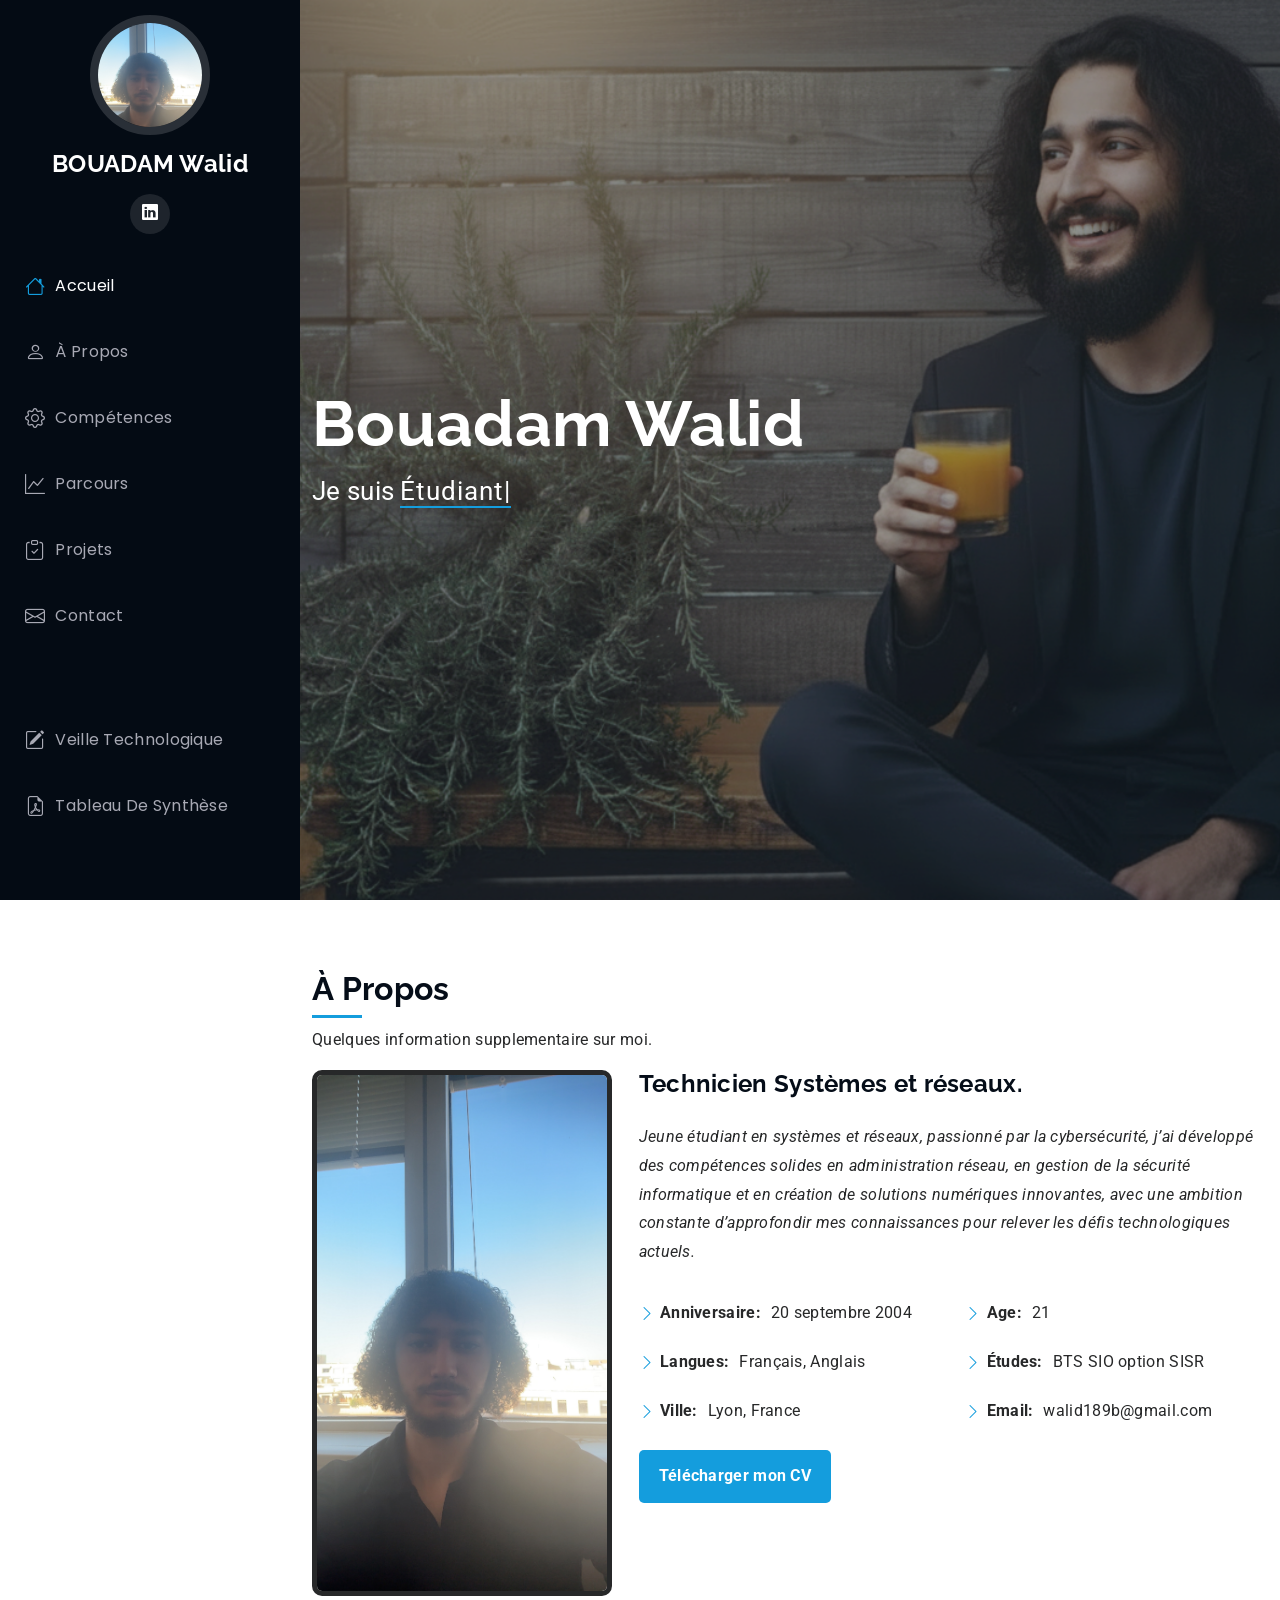
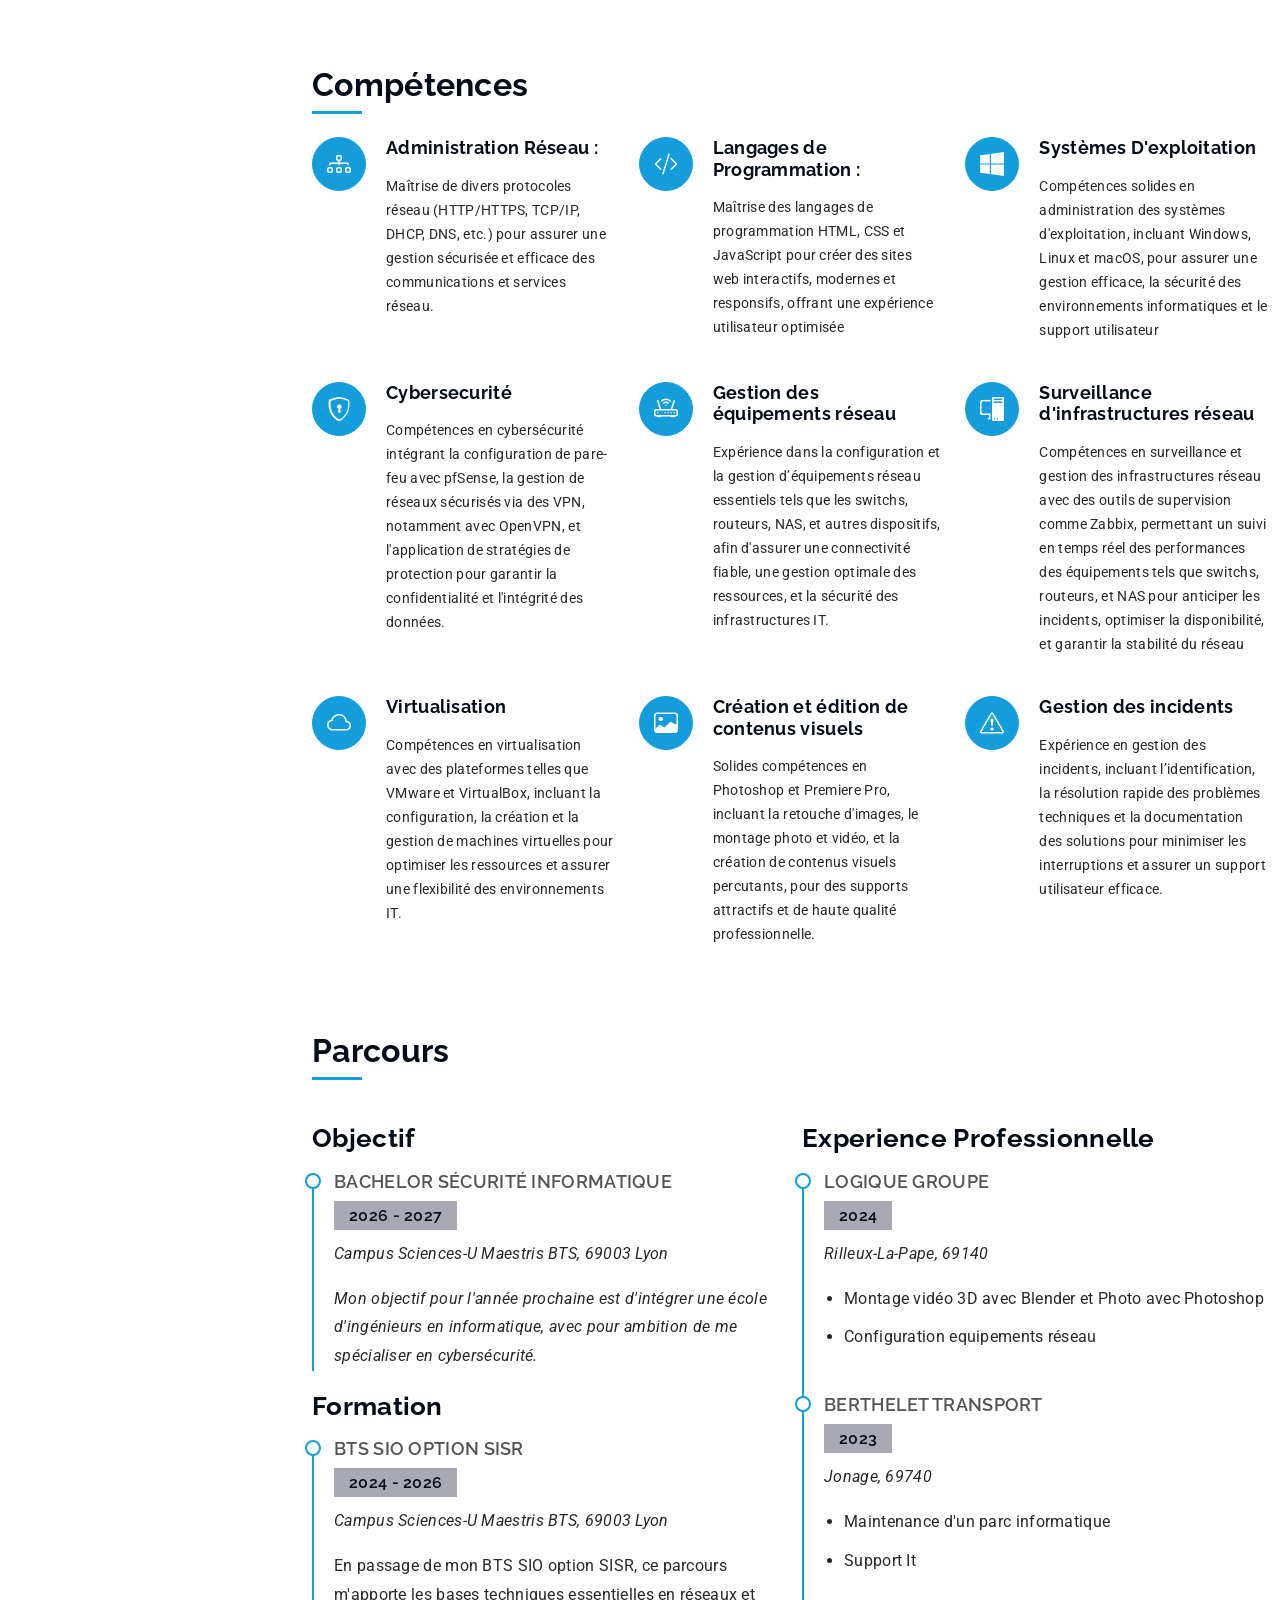
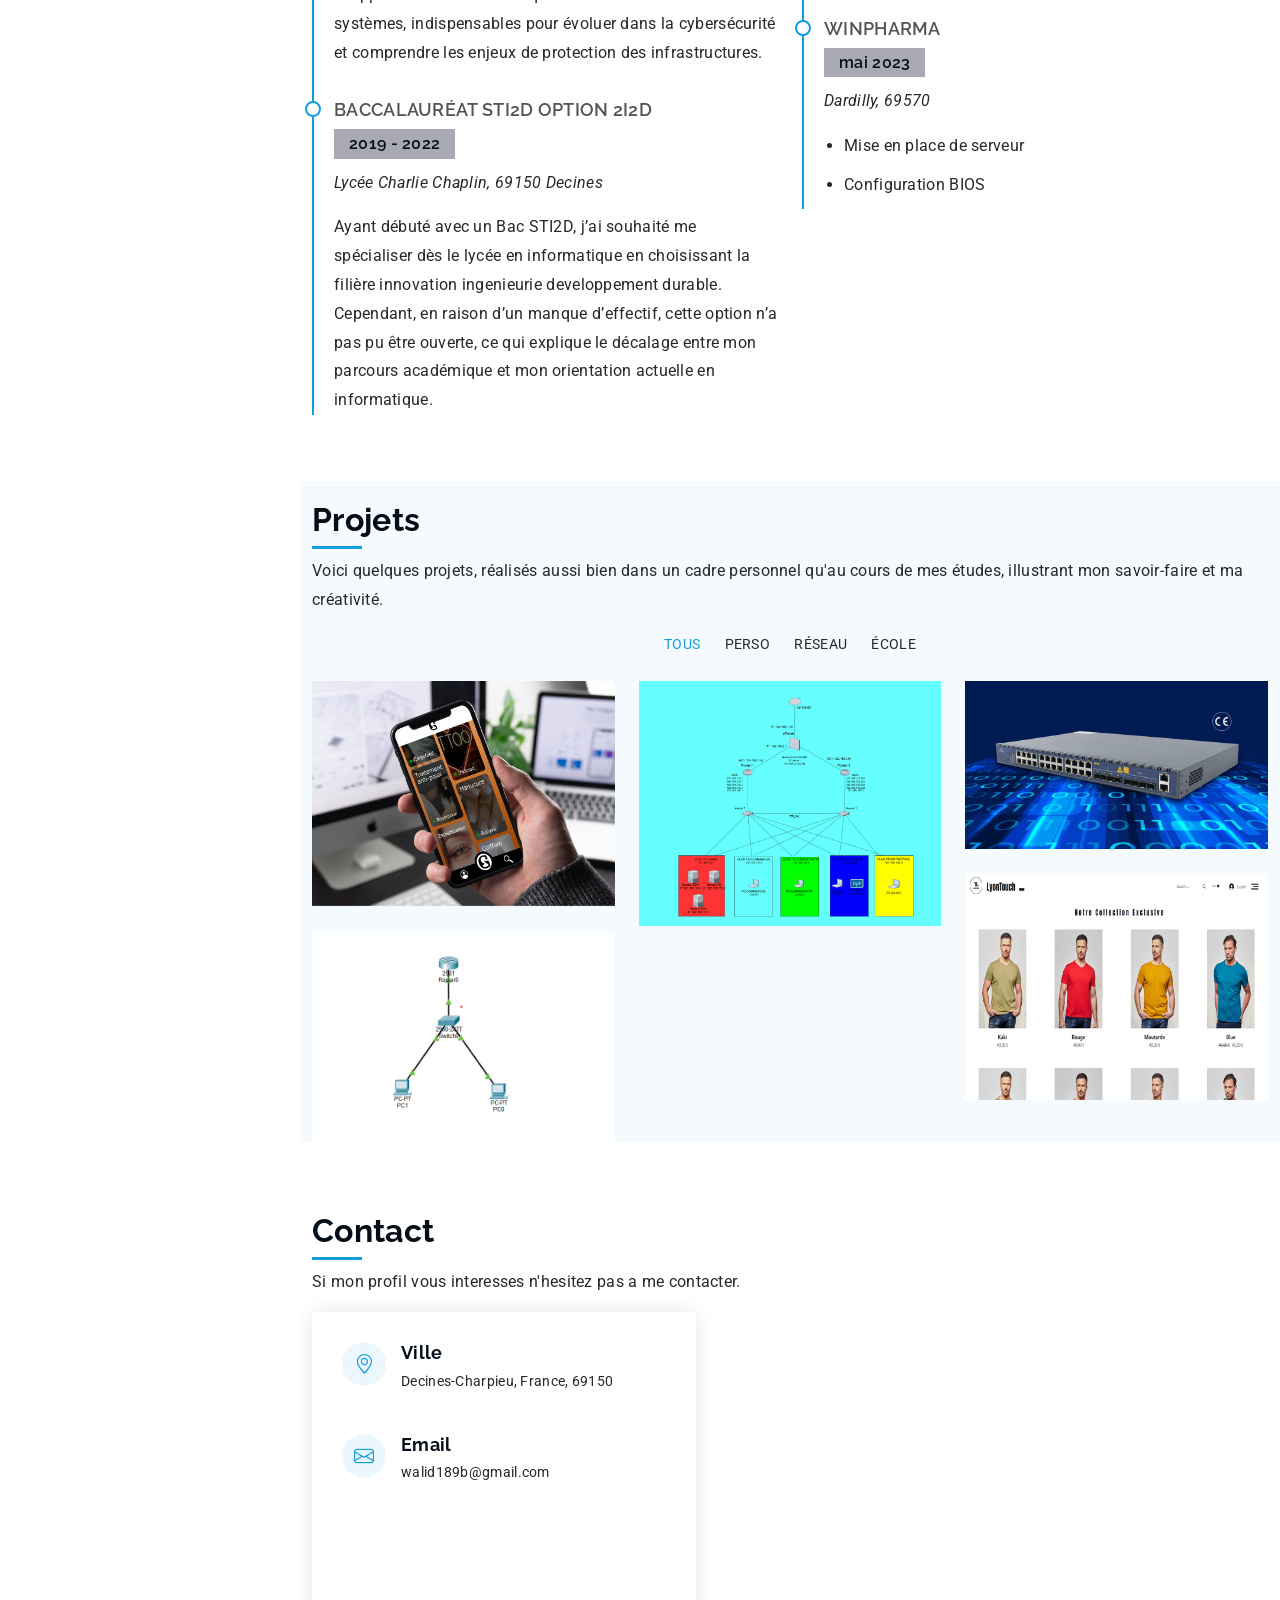
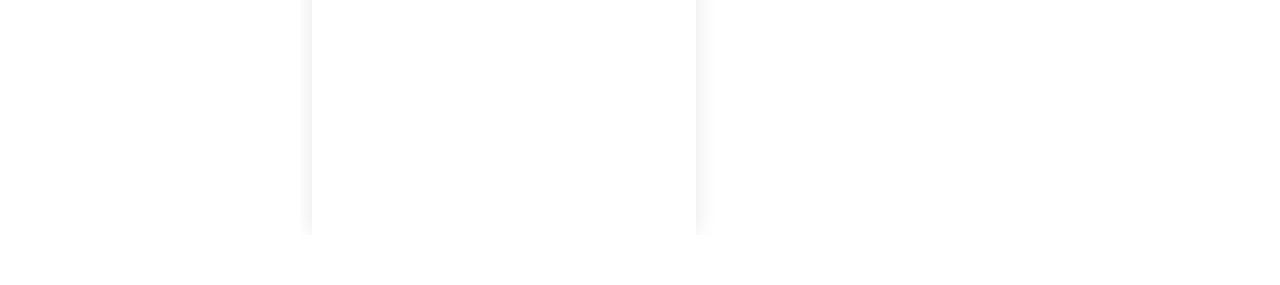
<file: index.html>
<!DOCTYPE html>
<html lang="en">

<head>
  <meta charset="utf-8">
  <meta content="width=device-width, initial-scale=1.0" name="viewport">
  <title>BOUADAM Walid - iPortfolio</title>
  <meta content="" name="description">
  <meta content="" name="keywords">

  <link href="assets/img/BW.jpg" rel="icon">
  <link href="assets/img/apple-touch-icon.png" rel="apple-touch-icon">

  <link href="https://fonts.googleapis.com" rel="preconnect">
  <link href="https://fonts.gstatic.com" rel="preconnect" crossorigin>
  <link href="https://fonts.googleapis.com/css2?family=Roboto:ital,wght@0,100;0,300;0,400;0,500;0,700;0,900;1,100;1,300;1,400;1,500;1,700;1,900&family=Poppins:ital,wght@0,100;0,200;0,300;0,400;0,500;0,600;0,700;0,800;0,900;1,100;1,200;1,300;1,400;1,500;1,600;1,700;1,800;1,900&family=Raleway:ital,wght@0,100;0,200;0,300;0,400;0,500;0,600;0,700;0,800;0,900;1,100;1,200;1,300;1,400;1,500;1,600;1,700;1,800;1,900&display=swap" rel="stylesheet">

  <link href="assets/vendor/bootstrap/css/bootstrap.min.css" rel="stylesheet">
  <link href="assets/vendor/bootstrap-icons/bootstrap-icons.css" rel="stylesheet">
  <link href="assets/vendor/aos/aos.css" rel="stylesheet">
  <link href="assets/vendor/glightbox/css/glightbox.min.css" rel="stylesheet">
  <link href="assets/vendor/swiper/swiper-bundle.min.css" rel="stylesheet">

  <link href="assets/css/main.css" rel="stylesheet">

  </head>

<body class="index-page">

  <header id="header" class="header dark-background d-flex flex-column">
    <i class="header-toggle d-xl-none bi bi-list"></i>

    <div class="profile-img">
      <img src="assets/img/IMG_1260.JPG" alt="Photo de profil Walid Bouadal" class="img-fluid rounded-circle">
    </div>

    <a href="index.html " class="logo d-flex align-items-center justify-content-center">
      <h1 class="sitename">BOUADAM Walid</h1>
    </a>

    <div class="social-links text-center">
     
      <a href="https://www.linkedin.com/in/walid-bouadam-8588a625a/" class="linkedin" target="_blankv"><i class="bi bi-linkedin"></i></a>
    </div>

    <nav id="navmenu" class="navmenu">
      <ul>
        <li><a href="#hero" class="active"><i class="bi bi-house navicon"></i>Accueil</a></li>
        <li><a href="#about"><i class="bi bi-person navicon"></i>À Propos</a></li>
        <li><a href="#services"><i class="bi bi-gear navicon"></i>Compétences</a></li>
        <li><a href="#resume"><i class="bi bi-graph-up navicon"></i>Parcours</a></li>
        <li><a href="#portfolio"><i class="bi bi-clipboard-check navicon"></i>Projets</a></li>
        <li><a href="#contact" class="active"><i class="bi bi-envelope navicon"></i> Contact</a></li>
        <br><br>
        <li><a href="TEST VEILLE.html" class="active"><i class="bi bi-pencil-square navicon"></i> Veille Technologique</a></li>
        <li><a href="assets/img/tableaudesynthese.pdf" target="_blank"><i class="bi bi-file-earmark-pdf navicon"></i> Tableau De Synthèse</a></li>
      </ul>
    </nav>
  </header>

  <main class="main">

    <section id="hero" class="hero section dark-background">

      <img src="assets/img/Gemini_Generated_Image_hoxcr3hoxcr3hoxc.png" alt="" data-aos="fade-in" class="">

      <div class="container" data-aos="fade-up" data-aos-delay="100">
        <h2>Bouadam Walid</h2>
        <p>Je suis <span class="typed" data-typed-items="Étudiant, Technicien Réseau, Gamer,"></span><span class="typed-cursor typed-cursor--blink" aria-hidden="true"></span><span class="typed-cursor typed-cursor--blink" aria-hidden="true"></span></p>
      </div>

    </section><section id="about" class="about section">

      <div class="container section-title" data-aos="fade-up">
        <h2>À Propos</h2>
        <p>Quelques information supplementaire sur moi.</p>
      </div><div class="container" data-aos="fade-up" data-aos-delay="100">

        <div class="row gy-4 justify-content-center">
          <div class="col-lg-4">
            <img src="assets/img/IMG_1260.JPG" class="img-fluide" alt="Photo de Walid Bouadam">
          </div>
          <div class="col-lg-8 content">
            <h2>Technicien Systèmes et réseaux.</h2>
            <p class="fst-italic py-3">
              Jeune étudiant en systèmes et réseaux, passionné par la cybersécurité, j’ai développé des compétences solides en administration réseau, en gestion de la sécurité informatique et en création de solutions numériques innovantes, avec une ambition constante d’approfondir mes connaissances pour relever les défis technologiques actuels.
            </p>
            <div class="row">
              <div class="col-lg-6">
                <ul>
                  <li><i class="bi bi-chevron-right"></i> <strong>Anniversaire:</strong> <span>20 septembre 2004</span></li>
                  <li><i class="bi bi-chevron-right"></i> <strong>Langues:</strong> <span>Français, Anglais</span></li>
                  <li><i class="bi bi-chevron-right"></i> <strong>Ville:</strong> <span>Lyon, France</span></li>
                </ul>
                <div class="cv-container" >
                  <a href="assets/img/Cv BOUADAM Walid .pdf.pdf" download="assets/img/Cv BOUADAM Walid .pdf" target="_blank" class="download-btn">Télécharger mon CV</a>
                </div>
              </div>
              <div class="col-lg-6">
                <ul>
                  <li><i class="bi bi-chevron-right"></i> <strong>Age:</strong> <span>21</span></li>
                  <li><i class="bi bi-chevron-right"></i> <strong>Études:</strong> <span>BTS SIO option SISR</span></li>
                  <li><i class="bi bi-chevron-right"></i> <strong>Email:</strong> <span>walid189b@gmail.com</span></li>
                  <div class="cv-container">
                  </div>
                </ul>
              </div>
            </div>
            <p class="py-3">
              
            </p>
          </div>
        </div>

      </div>

    </section><section id="services" class="services section">

      <div class="container section-title" data-aos="fade-up">
        <h2>Compétences</h2>
        
      </div><div class="container">

        <div class="row gy-4">

          <div class="col-lg-4 col-md-6 service-item d-flex" data-aos="fade-up" data-aos-delay="100">
            <div class="icon flex-shrink-0"><i class="bi bi-diagram-3"></i></div>
            <div>
              <h4 class="title"><a class="stretched-link">Administration Réseau :</a></h4>
              <p class="description">Maîtrise de divers protocoles réseau (HTTP/HTTPS, TCP/IP, DHCP, DNS, etc.) pour assurer une gestion sécurisée et efficace des communications et services réseau. 
                </p>
            </div>
          </div>
          <div class="col-lg-4 col-md-6 service-item d-flex" data-aos="fade-up" data-aos-delay="200">
            <div class="icon flex-shrink-0"><i class="bi bi-code-slash"></i></div>
            <div>
              <h4 class="title"><a class="stretched-link">Langages de Programmation :</a></h4>
              <p class="description">Maîtrise des langages de programmation HTML, CSS et JavaScript pour créer des sites web interactifs, modernes et
                 responsifs, offrant une expérience utilisateur optimisée</p>
            </div>
          </div><div class="col-lg-4 col-md-6 service-item d-flex" data-aos="fade-up" data-aos-delay="300">
            <div class="icon flex-shrink-0"><i class="bi bi-windows"></i></div>
            <div>
              <h4 class="title"><a class="stretched-link">Systèmes D'exploitation</a></h4>
              <p class="description">Compétences solides en administration des systèmes d'exploitation, incluant Windows, Linux et macOS, 
                pour assurer une gestion efficace, la sécurité des environnements informatiques et le support utilisateur</p>
            </div>
          </div><div class="col-lg-4 col-md-6 service-item d-flex" data-aos="fade-up" data-aos-delay="400">
            <div class="icon flex-shrink-0"><i class="bi bi-shield-lock"></i></div>
            <div>
              <h4 class="title"><a class="stretched-link">Cybersecurité </a></h4>
              <p class="description">Compétences en cybersécurité intégrant la configuration de pare-feu avec pfSense, la gestion de réseaux sécurisés via des VPN, notamment avec OpenVPN, et l'application de stratégies de 
                protection pour garantir la confidentialité et l'intégrité des données.</p>
            </div>
          </div><div class="col-lg-4 col-md-6 service-item d-flex" data-aos="fade-up" data-aos-delay="500">
            <div class="icon flex-shrink-0"><i class="bi bi-router"></i></div>
            <div>
              <h4 class="title"><a class="stretched-link">Gestion des équipements réseau</a></h4>
              <p class="description">Expérience dans la configuration et la gestion d’équipements réseau essentiels tels que les switchs, routeurs, NAS, et autres dispositifs, afin d'assurer une connectivité fiable, 
                une gestion optimale des ressources, et la sécurité des infrastructures IT.</p>
            </div>
          </div><div class="col-lg-4 col-md-6 service-item d-flex" data-aos="fade-up" data-aos-delay="600">
            <div class="icon flex-shrink-0"><i class="bi bi-pc-display"></i></div>
            <div>
              <h4 class="title"><a class="stretched-link">Surveillance d'infrastructures réseau</a></h4>
              <p class="description">Compétences en surveillance et gestion des infrastructures réseau avec des outils de supervision comme Zabbix, permettant un suivi en temps réel des performances des équipements tels que switchs, 
                routeurs, et NAS pour anticiper les incidents, optimiser la disponibilité, et garantir la stabilité du réseau</p>
            </div>
          </div><div class="col-lg-4 col-md-6 service-item d-flex" data-aos="fade-up" data-aos-delay="500">
            <div class="icon flex-shrink-0"><i class="bi bi-cloud"></i></div>
            <div>
              <h4 class="title"><a class="stretched-link">Virtualisation</a></h4>
              <p class="description">Compétences en virtualisation avec des plateformes telles que VMware et VirtualBox, incluant la configuration, la création et la gestion de machines virtuelles pour optimiser les ressources et 
                assurer une flexibilité des environnements IT.</p>
            </div>
          </div><div class="col-lg-4 col-md-6 service-item d-flex" data-aos="fade-up" data-aos-delay="500">
            <div class="icon flex-shrink-0"><i class="bi bi-image"></i></div>
            <div>
              <h4 class="title"><a class="stretched-link">Création et édition de contenus visuels</a></h4>
              <p class="description">Solides compétences en Photoshop et Premiere Pro, incluant la retouche d'images, le montage photo et vidéo, et la création de contenus visuels percutants, pour des supports attractifs et de
                 haute qualité professionnelle.</p>
            </div>
          </div><div class="col-lg-4 col-md-6 service-item d-flex" data-aos="fade-up" data-aos-delay="500">
            <div class="icon flex-shrink-0"><i class="bi bi-exclamation-triangle"></i></div>
            <div>
              <h4 class="title"><a class="stretched-link">Gestion des incidents </a></h4>
              <p class="description">Expérience en gestion des incidents, incluant l’identification, la résolution rapide des problèmes techniques et la documentation des solutions pour minimiser les interruptions et 
                assurer un support utilisateur efficace.</p>
            </div>
          </div></div>

      </div>

    </section><section id="resume" class="resume section">

      <div class="container section-title" data-aos="fade-up">
        <h2>Parcours</h2>
        
      </div><div class="container">

        <div class="row">

          <div class="col-lg-6" data-aos="fade-up" data-aos-delay="100">
            <h3 class="resume-title">Objectif</h3>

            <div class="resume-item pb-0">
              <h4>Bachelor Sécurité Informatique</h4>
              <h5>2026 - 2027</h5>
              <p><em>Campus Sciences-U Maestris BTS, 69003 Lyon</em></p>
              <p><em>Mon objectif pour l'année prochaine est d'intégrer une école d'ingénieurs en informatique, avec pour ambition de me spécialiser en cybersécurité.</em></p>
              <ul>
                
              </ul>
            </div><h3 class="resume-title">Formation</h3>
            <div class="resume-item">
              <h4>BTS SIO Option SISR</h4>
              <h5>2024 - 2026</h5>
              <p><em>Campus Sciences-U Maestris BTS, 69003 Lyon</em></p>
              <p>En passage de mon BTS SIO option SISR, ce parcours m'apporte les bases techniques essentielles en réseaux et systèmes, indispensables pour évoluer dans la cybersécurité et comprendre les enjeux de protection des infrastructures.</p>
            </div><div class="resume-item">
              <h4>Baccalauréat STI2D option 2I2D</h4>
              <h5>2019 - 2022</h5>
              <p><em>Lycée Charlie Chaplin, 69150 Decines</em></p>
              <p>Ayant débuté avec un Bac STI2D, j’ai souhaité me spécialiser dès le lycée en informatique en choisissant la filière innovation ingenieurie developpement durable. Cependant, en raison d’un manque d’effectif, cette option n’a pas pu être ouverte, ce qui explique le décalage entre mon parcours académique et mon orientation actuelle en informatique.</p>
            </div></div>

          <div class="col-lg-6" data-aos="fade-up" data-aos-delay="200">
            <h3 class="resume-title">Experience Professionnelle</h3>
            <div class="resume-item">
              <h4>Logique groupe </h4>
              <h5>2024</h5>
              <p><em>Rilleux-La-Pape, 69140</em></p>
              <ul>
                <li>Montage vidéo 3D avec Blender et Photo avec Photoshop</li>
                
                <li>Configuration equipements réseau</li>
               
              </ul>
            </div><div class="resume-item">
              <h4>Berthelet Transport</h4>
              <h5>2023</h5>
              <p><em>Jonage, 69740</em></p>
              <ul>
                <li>Maintenance d'un parc informatique</li>
                <li>Support It</li>
               
              </ul>
            </div><div class="resume-item">
              <h4>WINPHARMA</h4>
              <h5>mai 2023  </h5>
              <p><em>Dardilly, 69570</em></p>
              <ul>
                <li>Mise en place de serveur</li>
                <li>Configuration BIOS</li>
               
              </ul>
            </div></div>

        </div>

      </div>

    </section><section id="portfolio" class="portfolio section light-background">

      <div class="container section-title" data-aos="fade-up">
        <h2>Projets</h2>
        <p>Voici quelques projets, réalisés aussi bien dans un cadre personnel qu'au cours de mes études, illustrant mon savoir-faire et ma créativité.</p>
      </div><div class="container">

        <div class="isotope-layout" data-default-filter="*" data-layout="masonry" data-sort="original-order">

          <ul class="portfolio-filters isotope-filters" data-aos="fade-up" data-aos-delay="100">
            <li data-filter="*" class="filter-active">Tous</li>
            <li data-filter=".filter-app">Perso</li>
            <li data-filter=".filter-product">Réseau</li>
            <li data-filter=".filter-books">École</li>
          </ul><div class="row gy-4 isotope-container" data-aos="fade-up" data-aos-delay="200">

            <div class="col-lg-4 col-md-6 portfolio-item isotope-item filter-app">
              <div class="portfolio-content h-100">
                <img src="assets/img/gendaaa.png" class="img-fluid" alt="">
                <div class="portfolio-info">
                  <h4>Perso</h4>
                  <p>Développement d'une application mobile de réservation de préstation en ligne.</p>
                  <a href="assets/img/portfolio/app-1.jpg" title="App 1" data-gallery="portfolio-gallery-app" class="glightbox preview-link"></a>
                  <a href="projet-0.html" title="More Details" class="details-link"><i class="bi bi-link-45deg"></i></a>
                </div>
              </div>
            </div><div class="col-lg-4 col-md-6 portfolio-item isotope-item filter-product">
              <div class="portfolio-content h-100">
                <img src="assets/img/pfSense.png" class="img-fluid" alt="">
                <div class="portfolio-info">
                  <h4>Réseau</h4>
                  <p> Configuration d'une infrastructure réseau dans le cadre du projet E5.</p>
                  <a href="assets/img/portfolio/product-1.jpg" title="Product 1" data-gallery="portfolio-gallery-product" class="glightbox preview-link"></a>
                  <a href="projet-1.html" title="More Details" class="details-link"><i class="bi bi-link-45deg"></i></a>
                </div>
              </div>
            </div><div class="col-lg-4 col-md-6 portfolio-item isotope-item filter-product">
              <div class="portfolio-content h-100">
                <img src="assets/img/routeur.jpg" class="img-fluid" alt="">
                <div class="portfolio-info">
                  <h4>Administration Réseaux Cisco</h4>
                  <p>Configuration de switches et routeurs : VLANs, routage inter-VLAN et sécurisation des ports.</p>
                  <a href="assets/img/portfolio/books-1.jpg" title="Cisco" data-gallery="portfolio-gallery-product" class="glightbox preview-link"></a>
                  <a href="projet-2.html" title="More Details" class="details-link"><i class="bi bi-link-45deg"></i></a>
                </div>
              </div>
            </div><div class="col-lg-4 col-md-6 portfolio-item isotope-item filter-books">
              <div class="portfolio-content h-100">
                <img src="assets/img/lyontouch.png" class="img-fluid" alt="">
                <div class="portfolio-info">
                  <h4>École</h4>
                  <p>Réalisation d'un site web fonctionnel dans le cadre du Workshop de l'année dernière.</p>
                  <a href="assets/img/portfolio/books-2.jpg" title="LyonTouch" data-gallery="portfolio-gallery-book" class="glightbox preview-link"></a>
                  <a href="projet-4.html" title="More Details" class="details-link"><i class="bi bi-link-45deg"></i></a>
                </div>
              </div>
            </div><div class="col-lg-4 col-md-6 portfolio-item isotope-item filter-product">
              <div class="portfolio-content h-100">
                <img src="assets/img/reseeau.png" class="img-fluid" alt="">
                <div class="portfolio-info">
                  <h4>Services & Sécurité réseau</h4>
                  <p>Implémentation du DHCP, sécurisation des accès via SSH et filtrage par ACL.</p>
                  <a href="assets/img/portfolio/app-3.jpg" title="Sécurité" data-gallery="portfolio-gallery-product" class="glightbox preview-link"></a>
                  <a href="projet-5.html" title="More Details" class="details-link"><i class="bi bi-link-45deg"></i></a>
                </div>
              </div>
            </div></div></div>

      </div>

    </section><section id="contact" class="contact section">

      <div class="container section-title" data-aos="fade-up">
        <h2>Contact</h2>
        <p>Si mon profil vous interesses n'hesitez pas a me contacter.</p>
      </div><div class="container" data-aos="fade-up" data-aos-delay="100">

        <div class="row gy-4">

          <div class="col-lg-5">

            <div class="info-wrap">
              <div class="info-item d-flex" data-aos="fade-up" data-aos-delay="200">
                <i class="bi bi-geo-alt flex-shrink-0"></i>
                <div>
                  <h3>Ville</h3>
                  <p>Decines-Charpieu, France, 69150</p>
                </div>
              </div><div class="info-item d-flex" data-aos="fade-up" data-aos-delay="400">
                <i class="bi bi-envelope flex-shrink-0"></i>
                <div>
                  <h3>Email </h3>
                  <p>walid189b@gmail.com</p>
                </div>
              </div><iframe src="https://www.google.com/maps/embed?pb=!1m18!1m12!1m3!1d54785.617027147695!2d4.917753898059812!3d45.77596981139274!2m3!1f0!2f0!3f0!3m2!1i1024!2i768!4f13.1!3m3!1m2!1s0x47f4c0cae9da36e3%3A0x408ab2ae4bb18b0!2s69150%20D%C3%A9cines-Charpieu!5e1!3m2!1sfr!2sfr!4v1730113443200!5m2!1sfr!2sfr" frameborder="0" style="border:0; width: 100%; height: 270px;" allowfullscreen="" loading="lazy" referrerpolicy="no-referrer-when-downgrade"></iframe>
            </div>
          </div>

        </div>

      </div>

    </section></main>

  <a href="#" id="scroll-top" class="scroll-top d-flex align-items-center justify-content-center"><i class="bi bi-arrow-up-short"></i></a>

  <div id="preloader"></div>

  <script src="assets/vendor/bootstrap/js/bootstrap.bundle.min.js"></script>
  <script src="assets/vendor/php-email-form/validate.js"></script>
  <script src="assets/vendor/aos/aos.js"></script>
  <script src="assets/vendor/typed.js/typed.umd.js"></script>
  <script src="assets/vendor/purecounter/purecounter_vanilla.js"></script>
  <script src="assets/vendor/waypoints/noframework.waypoints.js"></script>
  <script src="assets/vendor/glightbox/js/glightbox.min.js"></script>
  <script src="assets/vendor/imagesloaded/imagesloaded.pkgd.min.js"></script>
  <script src="assets/vendor/isotope-layout/isotope.pkgd.min.js"></script>
  <script src="assets/vendor/swiper/swiper-bundle.min.js"></script>

  <script src="assets/js/main.js"></script>

</body>

</html>
</file>
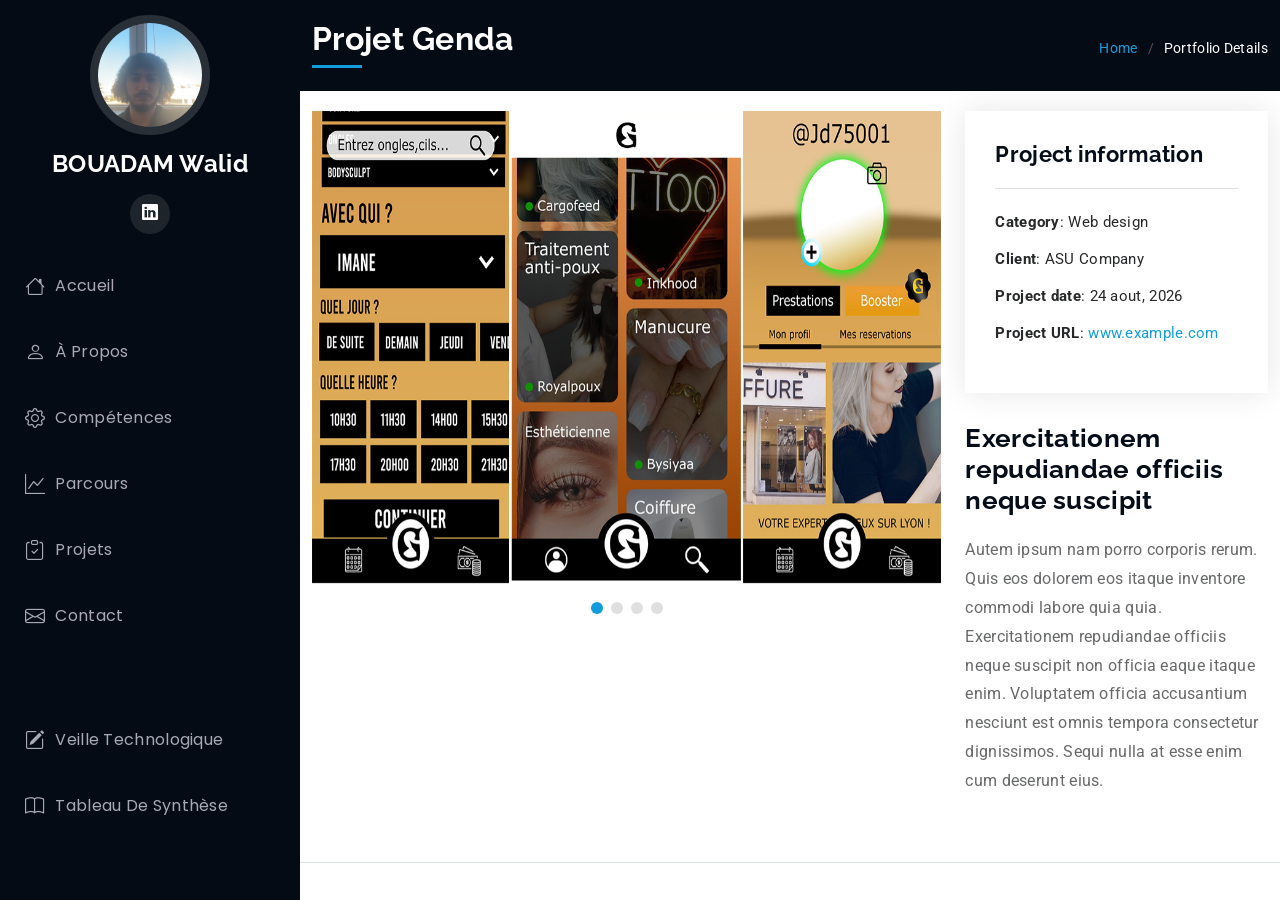
<file: projet 1.html>
<!DOCTYPE html>
<html lang="en">

<head>
  <meta charset="utf-8">
  <meta content="width=device-width, initial-scale=1.0" name="viewport">
  <title>BOUADAM Walid - iPortfolio</title>
  <meta content="" name="description">
  <meta content="" name="keywords">

  <!-- Favicons -->
  <link href="assets/img/BW.jpg" rel="icon">
  <link href="assets/img/apple-touch-icon.png" rel="apple-touch-icon">

  <!-- Fonts -->
  <link href="https://fonts.googleapis.com" rel="preconnect">
  <link href="https://fonts.gstatic.com" rel="preconnect" crossorigin>
  <link href="https://fonts.googleapis.com/css2?family=Roboto:ital,wght@0,100;0,300;0,400;0,500;0,700;0,900;1,100;1,300;1,400;1,500;1,700;1,900&family=Poppins:ital,wght@0,100;0,200;0,300;0,400;0,500;0,600;0,700;0,800;0,900;1,100;1,200;1,300;1,400;1,500;1,600;1,700;1,800;1,900&family=Raleway:ital,wght@0,100;0,200;0,300;0,400;0,500;0,600;0,700;0,800;0,900;1,100;1,200;1,300;1,400;1,500;1,600;1,700;1,800;1,900&display=swap" rel="stylesheet">

  <!-- Vendor CSS Files -->
  <link href="assets/vendor/bootstrap/css/bootstrap.min.css" rel="stylesheet">
  <link href="assets/vendor/bootstrap-icons/bootstrap-icons.css" rel="stylesheet">
  <link href="assets/vendor/aos/aos.css" rel="stylesheet">
  <link href="assets/vendor/glightbox/css/glightbox.min.css" rel="stylesheet">
  <link href="assets/vendor/swiper/swiper-bundle.min.css" rel="stylesheet">

  <!-- Main CSS File -->
  <link href="assets/css/main.css" rel="stylesheet">


</head>

<body class="portfolio-details-page">

  <header id="header" class="header dark-background d-flex flex-column">
    <i class="header-toggle d-xl-none bi bi-list"></i>

    <div class="profile-img">
      <img src="assets/img/IMG_1260.JPG" alt="" class="img-fluid rounded-circle">
    </div>

    <a href="index.html" class="logo d-flex align-items-center justify-content-center">
      <!-- Uncomment the line below if you also wish to use an image logo -->
      <!-- <img src="assets/img/logo.png" alt=""> -->
      <h1 class="sitename">BOUADAM Walid</h1>
    </a>

    <div class="social-links text-center">
     <a href="#" class="linkedin"><i class="bi bi-linkedin"></i></a>
    </div>

    <nav id="navmenu" class="navmenu">
      <ul>
        <li><a href="index.html"><i class="bi bi-house navicon"></i>Accueil</a></li>
        <li><a href="index.html"><i class="bi bi-person navicon"></i> À Propos</a></li>
        <li><a href="index.html"><i class="bi bi-gear navicon"></i> Compétences</a></li>
        <li><a href="index.html"><i class="bi bi-graph-up navicon"></i> Parcours</a></li>
        <li><a href="index.html"><i class="bi bi-clipboard-check navicon"></i> Projets</a></li>
        <li><a href="index.html"><i class="bi bi-envelope navicon"></i> Contact</a></li>
        <br> <br>
        <li><a href="starter-page.html"><i class="bi bi-pencil-square navicon"></i> Veille Technologique</a></li>
        <li><a href="assets/img/tableaudesynthese.pdf"><i class="bi bi-book navicon"></i> Tableau De Synthèse</a></li>
      </ul>
    </nav>

  </header>

  <main class="main">

    <!-- Page Title -->
    <div class="page-title dark-background">
      <div class="container d-lg-flex justify-content-between align-items-center section-title">
        <h2 class="couleur">Projet Genda</h2>
        <nav class="breadcrumbs">
          <ol>
            <li><a href="index.html">Home</a></li>
            <li class="current">Portfolio Details</li>
          </ol>
        </nav>
      </div>
    </div><!-- End Page Title -->

    <!-- Portfolio Details Section -->
    <section id="portfolio-details" class="portfolio-details section">

      <div class="container" data-aos="fade-up" data-aos-delay="100">

        <div class="row gy-4">

          <div class="col-lg-8">
            <div class="portfolio-details-slider swiper init-swiper">

              <script type="application/json" class="swiper-config">
                {
                  "loop": true,
                  "speed": 600,
                  "autoplay": {
                    "delay": 5000
                  },
                  "slidesPerView": "auto",
                  "pagination": {
                    "el": ".swiper-pagination",
                    "type": "bullets",
                    "clickable": true
                  }
                }
              </script>

              <div class="swiper-wrapper align-items-center">

                <div class="swiper-slide">
                  <img src="assets/img/genda.png" alt="">
                </div>

                <div class="swiper-slide">
                  <img src="assets/img/portfolio/product-1.jpg" alt="">
                </div>

                <div class="swiper-slide">
                  <img src="assets/img/portfolio/branding-1.jpg" alt="">
                </div>

                <div class="swiper-slide">
                  <img src="assets/img/portfolio/books-1.jpg" alt="">
                </div>

              </div>
              <div class="swiper-pagination"></div>
            </div>
          </div>

          <div class="col-lg-4">
            <div class="portfolio-info" data-aos="fade-up" data-aos-delay="200">
              <h3>Project information</h3>
              <ul>
                <li><strong>Category</strong>: Web design</li>
                <li><strong>Client</strong>: ASU Company</li>
                <li><strong>Project date</strong>: 24 aout, 2026</li>
                <li><strong>Project URL</strong>: <a href="#">www.example.com</a></li>
              </ul>
            </div>
            <div class="portfolio-description" data-aos="fade-up" data-aos-delay="300">
              <h2>Exercitationem repudiandae officiis neque suscipit</h2>
              <p>
                Autem ipsum nam porro corporis rerum. Quis eos dolorem eos itaque inventore commodi labore quia quia. Exercitationem repudiandae officiis neque suscipit non officia eaque itaque enim. Voluptatem officia accusantium nesciunt est omnis tempora consectetur dignissimos. Sequi nulla at esse enim cum deserunt eius.
              </p>
            </div>
          </div>

        </div>

      </div>

    </section><!-- /Portfolio Details Section -->

  </main>

  <footer id="footer" class="footer position-relative light-background">



  </footer>

  <!-- Scroll Top -->
  <a href="#" id="scroll-top" class="scroll-top d-flex align-items-center justify-content-center"><i class="bi bi-arrow-up-short"></i></a>

  <!-- Preloader -->
  <div id="preloader"></div>

  <!-- Vendor JS Files -->
  <script src="assets/vendor/bootstrap/js/bootstrap.bundle.min.js"></script>
  <script src="assets/vendor/php-email-form/validate.js"></script>
  <script src="assets/vendor/aos/aos.js"></script>
  <script src="assets/vendor/typed.js/typed.umd.js"></script>
  <script src="assets/vendor/purecounter/purecounter_vanilla.js"></script>
  <script src="assets/vendor/waypoints/noframework.waypoints.js"></script>
  <script src="assets/vendor/glightbox/js/glightbox.min.js"></script>
  <script src="assets/vendor/imagesloaded/imagesloaded.pkgd.min.js"></script>
  <script src="assets/vendor/isotope-layout/isotope.pkgd.min.js"></script>
  <script src="assets/vendor/swiper/swiper-bundle.min.js"></script>

  <!-- Main JS File -->
  <script src="assets/js/main.js"></script>

</body>

</html>
</file>
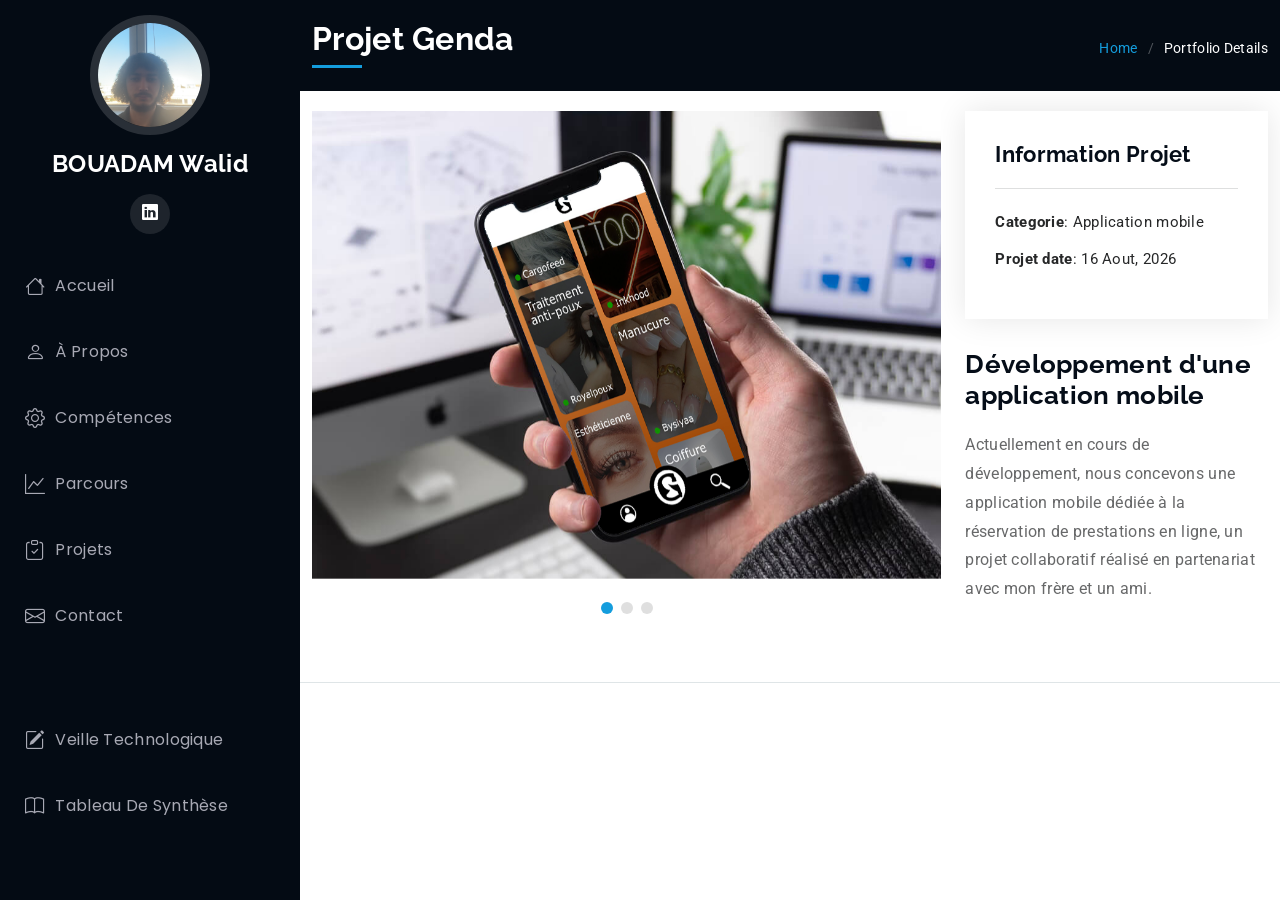
<file: projet-0.html>
<!DOCTYPE html>
<html lang="en">

<head>
  <meta charset="utf-8">
  <meta content="width=device-width, initial-scale=1.0" name="viewport">
  <title>BOUADAM Walid - iPortfolio</title>
  <meta content="" name="description">
  <meta content="" name="keywords">

  <!-- Favicons -->
  <link href="assets/img/BW.jpg" rel="icon">
  <link href="assets/img/apple-touch-icon.png" rel="apple-touch-icon">

  <!-- Fonts -->
  <link href="https://fonts.googleapis.com" rel="preconnect">
  <link href="https://fonts.gstatic.com" rel="preconnect" crossorigin>
  <link href="https://fonts.googleapis.com/css2?family=Roboto:ital,wght@0,100;0,300;0,400;0,500;0,700;0,900;1,100;1,300;1,400;1,500;1,700;1,900&family=Poppins:ital,wght@0,100;0,200;0,300;0,400;0,500;0,600;0,700;0,800;0,900;1,100;1,200;1,300;1,400;1,500;1,600;1,700;1,800;1,900&family=Raleway:ital,wght@0,100;0,200;0,300;0,400;0,500;0,600;0,700;0,800;0,900;1,100;1,200;1,300;1,400;1,500;1,600;1,700;1,800;1,900&display=swap" rel="stylesheet">

  <!-- Vendor CSS Files -->
  <link href="assets/vendor/bootstrap/css/bootstrap.min.css" rel="stylesheet">
  <link href="assets/vendor/bootstrap-icons/bootstrap-icons.css" rel="stylesheet">
  <link href="assets/vendor/aos/aos.css" rel="stylesheet">
  <link href="assets/vendor/glightbox/css/glightbox.min.css" rel="stylesheet">
  <link href="assets/vendor/swiper/swiper-bundle.min.css" rel="stylesheet">

  <!-- Main CSS File -->
  <link href="assets/css/main.css" rel="stylesheet">


</head>

<body class="portfolio-details-page">

  <header id="header" class="header dark-background d-flex flex-column">
    <i class="header-toggle d-xl-none bi bi-list"></i>

    <div class="profile-img">
      <img src="assets/img/IMG_1260.JPG" alt="" class="img-fluid rounded-circle">
    </div>

    <a href="index.html" class="logo d-flex align-items-center justify-content-center">
      <!-- Uncomment the line below if you also wish to use an image logo -->
      <!-- <img src="assets/img/logo.png" alt=""> -->
      <h1 class="sitename">BOUADAM Walid</h1>
    </a>

    <div class="social-links text-center">
     <a href="#" class="linkedin"><i class="bi bi-linkedin"></i></a>
    </div>

    <nav id="navmenu" class="navmenu">
      <ul>
        <li><a href="index.html"><i class="bi bi-house navicon"></i>Accueil</a></li>
        <li><a href="index.html"><i class="bi bi-person navicon"></i> À Propos</a></li>
        <li><a href="index.html"><i class="bi bi-gear navicon"></i> Compétences</a></li>
        <li><a href="index.html"><i class="bi bi-graph-up navicon"></i> Parcours</a></li>
        <li><a href="index.html"><i class="bi bi-clipboard-check navicon"></i> Projets</a></li>
        <li><a href="index.html"><i class="bi bi-envelope navicon"></i> Contact</a></li>
        <br> <br>
        <li><a href="starter-page.html"><i class="bi bi-pencil-square navicon"></i> Veille Technologique</a></li>
        <li><a href="assets/img/tableaudesynthese.pdf"><i class="bi bi-book navicon"></i> Tableau De Synthèse</a></li>
      </ul>
    </nav>

  </header>

  <main class="main">

    <!-- Page Title -->
    <div class="page-title dark-background">
      <div class="container d-lg-flex justify-content-between align-items-center section-title">
        <h2 class="couleur">Projet Genda</h2>
        <nav class="breadcrumbs">
          <ol>
            <li><a href="index.html">Home</a></li>
            <li class="current">Portfolio Details</li>
          </ol>
        </nav>
      </div>
    </div><!-- End Page Title -->

    <!-- Portfolio Details Section -->
    <section id="portfolio-details" class="portfolio-details section">

      <div class="container" data-aos="fade-up" data-aos-delay="100">

        <div class="row gy-4">

          <div class="col-lg-8">
            <div class="portfolio-details-slider swiper init-swiper">

              <script type="application/json" class="swiper-config">
                {
                  "loop": true,
                  "speed": 600,
                  "autoplay": {
                    "delay": 5000
                  },
                  "slidesPerView": "auto",
                  "pagination": {
                    "el": ".swiper-pagination",
                    "type": "bullets",
                    "clickable": true
                  }
                }
              </script>

              <div class="swiper-wrapper align-items-center">

                <div class="swiper-slide">
                  <img src="assets/img/gendaaa.png" alt="">
                </div>

                <div class="swiper-slide">
                  <img src="assets/img/5tel1.png" alt="">
                </div>

                <div class="swiper-slide">
                  <img src="assets/img/tel3.png" alt="">
                </div>

              

              </div>
              <div class="swiper-pagination"></div>
            </div>
          </div>

          <div class="col-lg-4">
            <div class="portfolio-info" data-aos="fade-up" data-aos-delay="200">
              <h3>Information Projet</h3>
              <ul>
                <li><strong>Categorie</strong>: Application mobile</li>
                <li><strong>Projet date</strong>: 16 Aout, 2026</li>
                
              </ul>
            </div>
            <div class="portfolio-description" data-aos="fade-up" data-aos-delay="300">
              <h2>Développement d'une application mobile</h2>
              <p>
                Actuellement en cours de développement, nous concevons une application mobile dédiée à la réservation de prestations en ligne, un projet collaboratif réalisé en partenariat avec mon frère et un ami.
              </p>
            </div>
          </div>

        </div>

      </div>

    </section><!-- /Portfolio Details Section -->

  </main>

  <footer id="footer" class="footer position-relative light-background">



  </footer>

  <!-- Scroll Top -->
  <a href="#" id="scroll-top" class="scroll-top d-flex align-items-center justify-content-center"><i class="bi bi-arrow-up-short"></i></a>

  <!-- Preloader -->
  <div id="preloader"></div>

  <!-- Vendor JS Files -->
  <script src="assets/vendor/bootstrap/js/bootstrap.bundle.min.js"></script>
  <script src="assets/vendor/php-email-form/validate.js"></script>
  <script src="assets/vendor/aos/aos.js"></script>
  <script src="assets/vendor/typed.js/typed.umd.js"></script>
  <script src="assets/vendor/purecounter/purecounter_vanilla.js"></script>
  <script src="assets/vendor/waypoints/noframework.waypoints.js"></script>
  <script src="assets/vendor/glightbox/js/glightbox.min.js"></script>
  <script src="assets/vendor/imagesloaded/imagesloaded.pkgd.min.js"></script>
  <script src="assets/vendor/isotope-layout/isotope.pkgd.min.js"></script>
  <script src="assets/vendor/swiper/swiper-bundle.min.js"></script>

  <!-- Main JS File -->
  <script src="assets/js/main.js"></script>

</body>

</html>
</file>
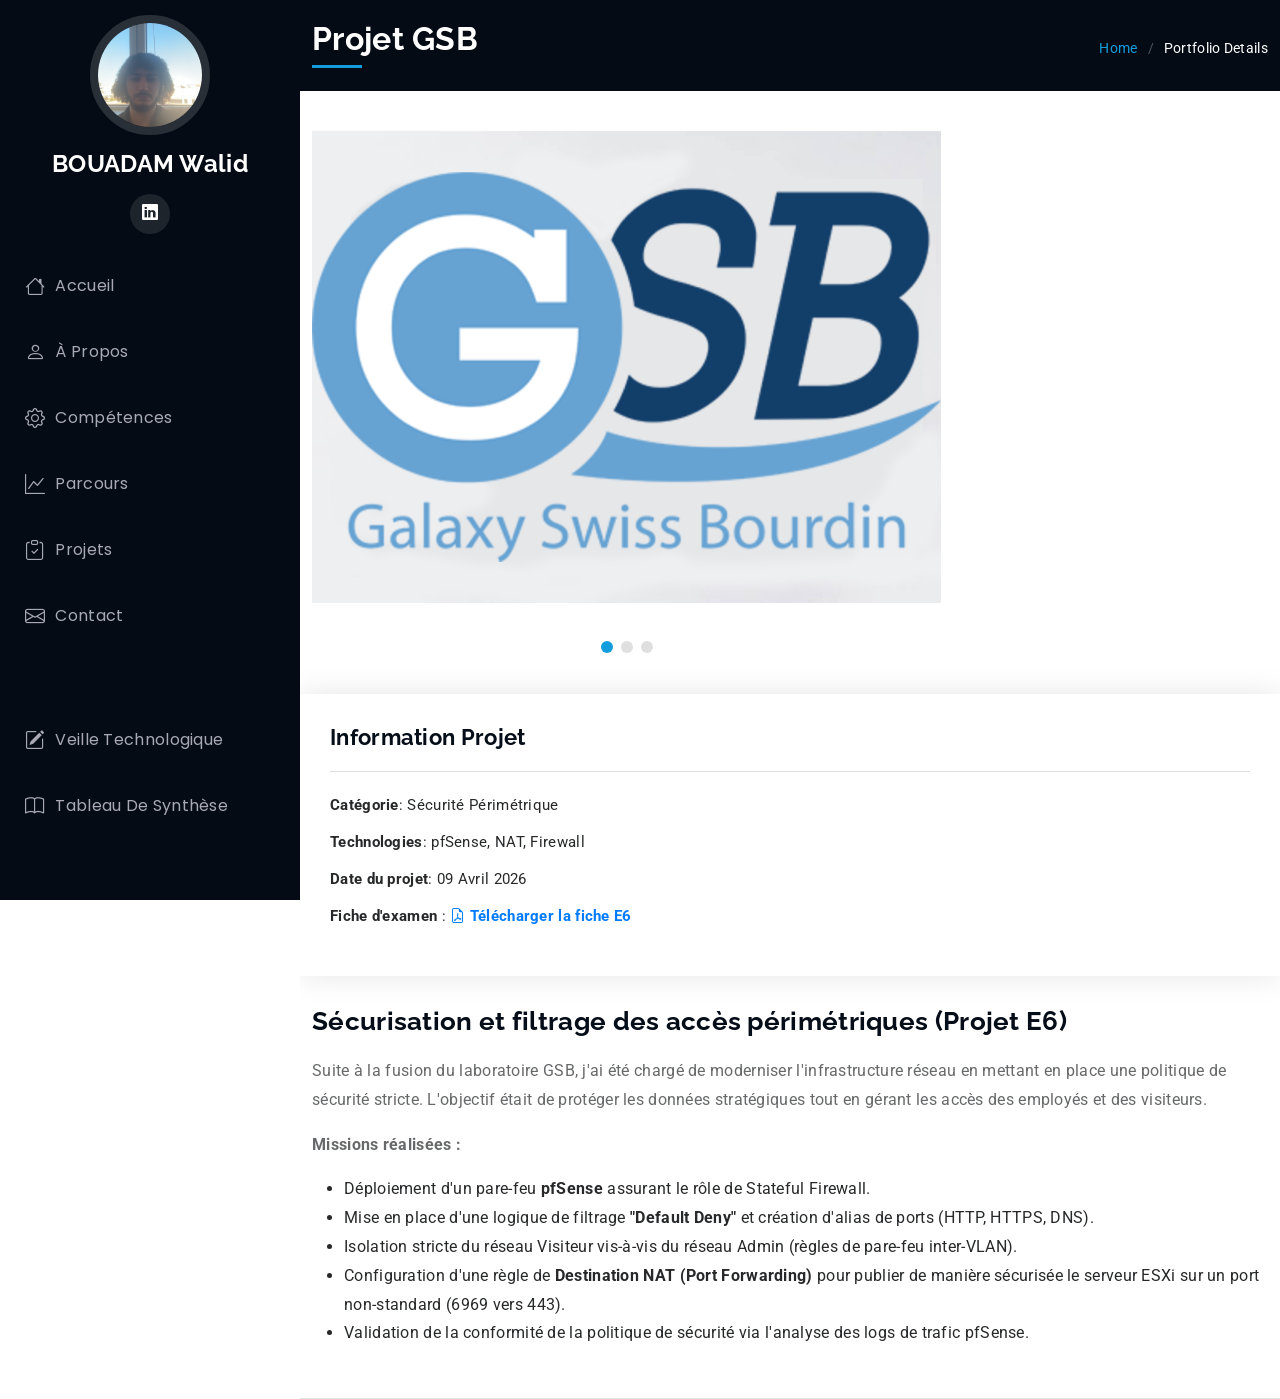
<file: projet-1.html>
<!DOCTYPE html>
<html lang="en">

<head>
  <meta charset="utf-8">
  <meta content="width=device-width, initial-scale=1.0" name="viewport">
  <title>BOUADAM Walid - iPortfolio</title>
  <meta content="" name="description">
  <meta content="" name="keywords">

  <!-- Favicons -->
  <link href="assets/img/BW.jpg" rel="icon">
  <link href="assets/img/apple-touch-icon.png" rel="apple-touch-icon">

  <!-- Fonts -->
  <link href="https://fonts.googleapis.com" rel="preconnect">
  <link href="https://fonts.gstatic.com" rel="preconnect" crossorigin>
  <link href="https://fonts.googleapis.com/css2?family=Roboto:ital,wght@0,100;0,300;0,400;0,500;0,700;0,900;1,100;1,300;1,400;1,500;1,700;1,900&family=Poppins:ital,wght@0,100;0,200;0,300;0,400;0,500;0,600;0,700;0,800;0,900;1,100;1,200;1,300;1,400;1,500;1,600;1,700;1,800;1,900&family=Raleway:ital,wght@0,100;0,200;0,300;0,400;0,500;0,600;0,700;0,800;0,900;1,100;1,200;1,300;1,400;1,500;1,600;1,700;1,800;1,900&display=swap" rel="stylesheet">

  <!-- Vendor CSS Files -->
  <link href="assets/vendor/bootstrap/css/bootstrap.min.css" rel="stylesheet">
  <link href="assets/vendor/bootstrap-icons/bootstrap-icons.css" rel="stylesheet">
  <link href="assets/vendor/aos/aos.css" rel="stylesheet">
  <link href="assets/vendor/glightbox/css/glightbox.min.css" rel="stylesheet">
  <link href="assets/vendor/swiper/swiper-bundle.min.css" rel="stylesheet">

  <!-- Main CSS File -->
  <link href="assets/css/main.css" rel="stylesheet">


</head>

<body class="portfolio-details-page">

  <header id="header" class="header dark-background d-flex flex-column">
    <i class="header-toggle d-xl-none bi bi-list"></i>

    <div class="profile-img">
      <img src="assets/img/IMG_1260.JPG" alt="" class="img-fluid rounded-circle">
    </div>

    <a href="index.html" class="logo d-flex align-items-center justify-content-center">
      <!-- Uncomment the line below if you also wish to use an image logo -->
      <!-- <img src="assets/img/logo.png" alt=""> -->
      <h1 class="sitename">BOUADAM Walid</h1>
    </a>

    <div class="social-links text-center">
     <a href="#" class="linkedin"><i class="bi bi-linkedin"></i></a>
    </div>

    <nav id="navmenu" class="navmenu">
      <ul>
        <li><a href="index.html"><i class="bi bi-house navicon"></i>Accueil</a></li>
        <li><a href="index.html"><i class="bi bi-person navicon"></i> À Propos</a></li>
        <li><a href="index.html"><i class="bi bi-gear navicon"></i> Compétences</a></li>
        <li><a href="index.html"><i class="bi bi-graph-up navicon"></i> Parcours</a></li>
        <li><a href="index.html"><i class="bi bi-clipboard-check navicon"></i> Projets</a></li>
        <li><a href="index.html"><i class="bi bi-envelope navicon"></i> Contact</a></li>
        <br> <br>
        <li><a href="starter-page.html"><i class="bi bi-pencil-square navicon"></i> Veille Technologique</a></li>
        <li><a href="assets/img/tableaudesynthese.pdf"><i class="bi bi-book navicon"></i> Tableau De Synthèse</a></li>
      </ul>
    </nav>

  </header>

  <main class="main">

    <!-- Page Title -->
    <div class="page-title dark-background">
      <div class="container d-lg-flex justify-content-between align-items-center section-title">
        <h2 class="couleur">Projet GSB</h2>
        <nav class="breadcrumbs">
          <ol>
            <li><a href="index.html">Home</a></li>
            <li class="current">Portfolio Details</li>
          </ol>
        </nav>
      </div>
    </div><!-- End Page Title -->

    <!-- Portfolio Details Section -->
    <section id="portfolio-details" class="portfolio-details section">

      <div class="container" data-aos="fade-up" data-aos-delay="100">

        <div class="row gy-4">

          <div class="col-lg-8">
            <div class="portfolio-details-slider swiper init-swiper">

              <script type="application/json" class="swiper-config">
                {
                  "loop": true,
                  "speed": 600,
                  "autoplay": {
                    "delay": 5000
                  },
                  "slidesPerView": "auto",
                  "pagination": {
                    "el": ".swiper-pagination",
                    "type": "bullets",
                    "clickable": true
                  }
                }
              </script>

              <div class="swiper-wrapper align-items-center">

                <div class="swiper-slide">
                  <img src="assets/img/gsb.png" alt="">
                </div>

                <div class="swiper-slide">
                  <img src="assets/img/pfSense.png" alt="">
                </div>

                <div class="swiper-slide">
                  <img src="assets/img/ReglepfSense.png" alt="">
                </div>

            

              </div>
              <div class="swiper-pagination"></div>
            </div>
          </div>

           <div class="portfolio-info" data-aos="fade-up" data-aos-delay="200">
              <h3>Information Projet</h3>
              <ul>
                <li><strong>Catégorie</strong>: Sécurité Périmétrique</li>
                <li><strong>Technologies</strong>: pfSense, NAT, Firewall</li>
                <li><strong>Date du projet</strong>: 09 Avril 2026</li>
                <li><strong>Fiche d'examen</strong> : <a href="assets/img/epreuveE6.pdf" target="_blank" style="color: #007bff; font-weight: bold;"><i class="bi bi-file-earmark-pdf"></i> Télécharger la fiche E6</a></li>
              </ul>
            </div>
              </ul>
            </div>
            <div class="portfolio-description" data-aos="fade-up" data-aos-delay="300">
              <h2>Sécurisation et filtrage des accès périmétriques (Projet E6)</h2>
              <p>
                Suite à la fusion du laboratoire GSB, j'ai été chargé de moderniser l'infrastructure réseau en mettant en place une politique de sécurité stricte. L'objectif était de protéger les données stratégiques tout en gérant les accès des employés et des visiteurs.
              </p>
              <p>
                <strong>Missions réalisées :</strong>
                <ul>
                  <li>Déploiement d'un pare-feu <strong>pfSense</strong> assurant le rôle de Stateful Firewall.</li>
                  <li>Mise en place d'une logique de filtrage <strong>"Default Deny"</strong> et création d'alias de ports (HTTP, HTTPS, DNS).</li>
                  <li>Isolation stricte du réseau Visiteur vis-à-vis du réseau Admin (règles de pare-feu inter-VLAN).</li>
                  <li>Configuration d'une règle de <strong>Destination NAT (Port Forwarding)</strong> pour publier de manière sécurisée le serveur ESXi sur un port non-standard (6969 vers 443).</li>
                  <li>Validation de la conformité de la politique de sécurité via l'analyse des logs de trafic pfSense.</li>
                </ul>
              </p>
            </div>
          </div>

        </div>

      </div>

    </section><!-- /Portfolio Details Section -->

  </main>

  <footer id="footer" class="footer position-relative light-background">



  </footer>

  <!-- Scroll Top -->
  <a href="#" id="scroll-top" class="scroll-top d-flex align-items-center justify-content-center"><i class="bi bi-arrow-up-short"></i></a>

  <!-- Preloader -->
  <div id="preloader"></div>

  <!-- Vendor JS Files -->
  <script src="assets/vendor/bootstrap/js/bootstrap.bundle.min.js"></script>
  <script src="assets/vendor/php-email-form/validate.js"></script>
  <script src="assets/vendor/aos/aos.js"></script>
  <script src="assets/vendor/typed.js/typed.umd.js"></script>
  <script src="assets/vendor/purecounter/purecounter_vanilla.js"></script>
  <script src="assets/vendor/waypoints/noframework.waypoints.js"></script>
  <script src="assets/vendor/glightbox/js/glightbox.min.js"></script>
  <script src="assets/vendor/imagesloaded/imagesloaded.pkgd.min.js"></script>
  <script src="assets/vendor/isotope-layout/isotope.pkgd.min.js"></script>
  <script src="assets/vendor/swiper/swiper-bundle.min.js"></script>

  <!-- Main JS File -->
  <script src="assets/js/main.js"></script>

</body>

</html>
</file>
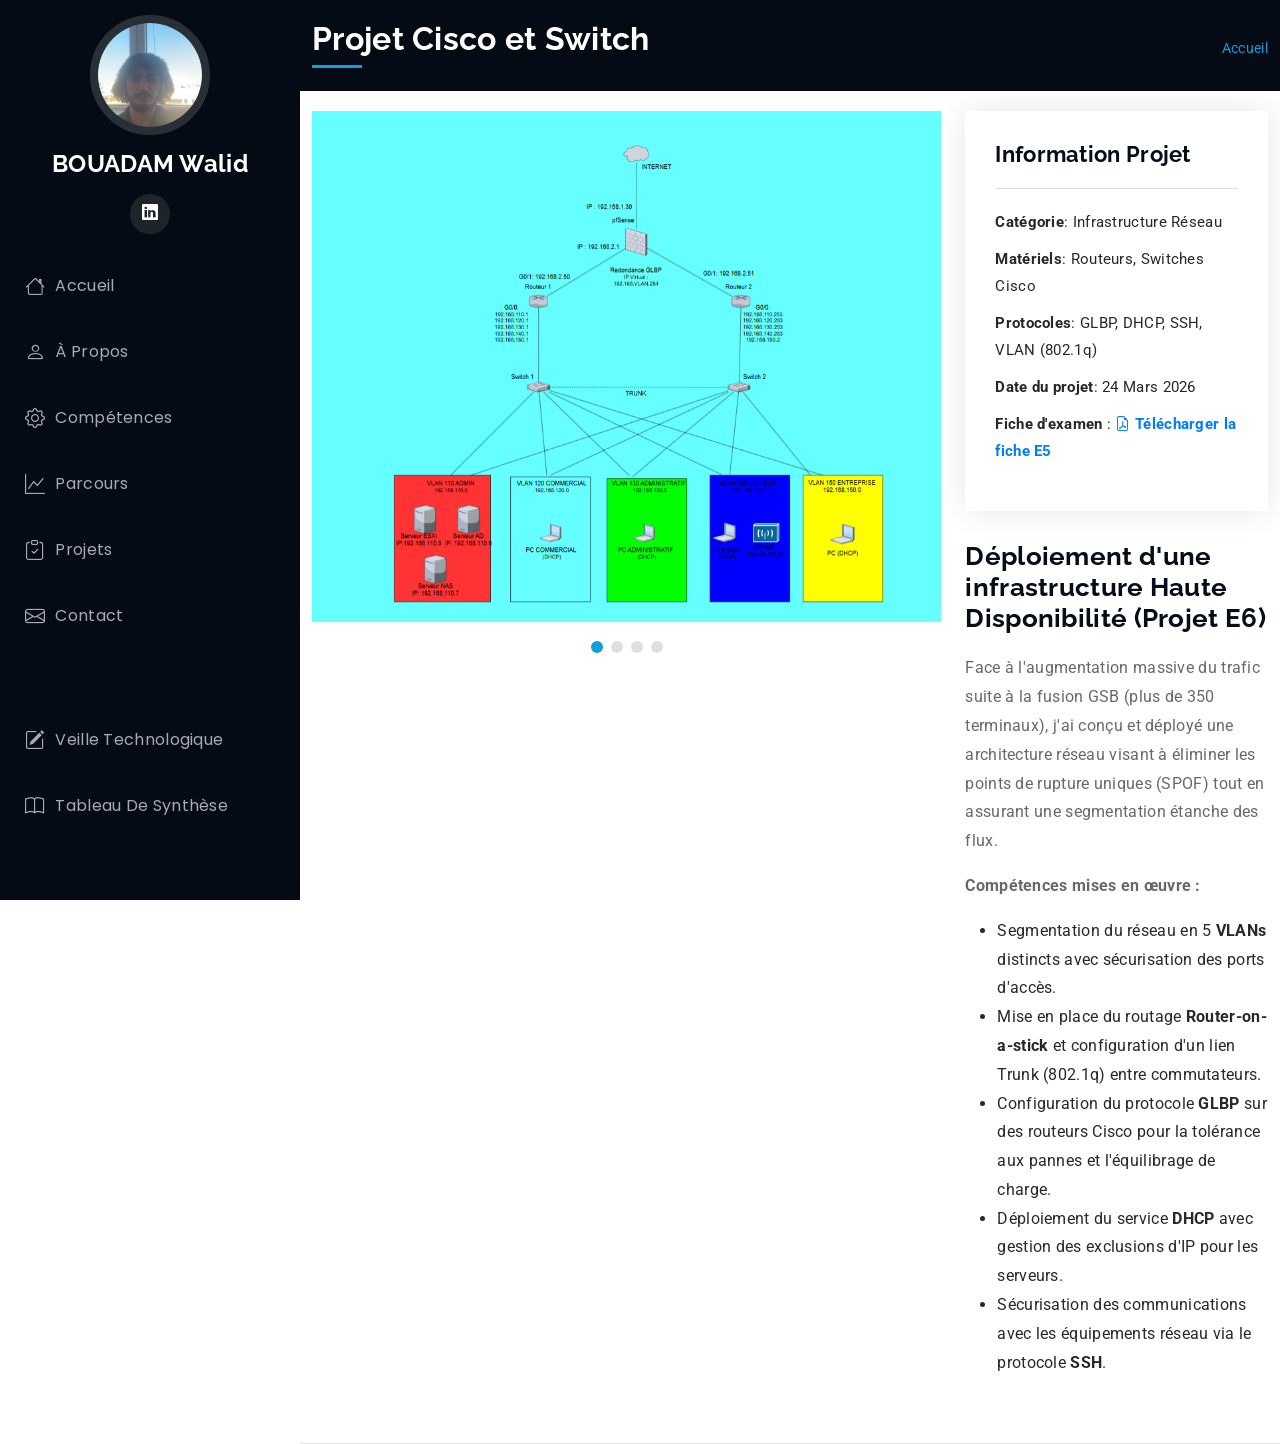
<file: projet-2.html>
<!DOCTYPE html>
<html lang="en">

<head>
  <meta charset="utf-8">
  <meta content="width=device-width, initial-scale=1.0" name="viewport">
  <title>Bouadam Walid - iPortfolio</title>
  <meta content="" name="description">
  <meta content="" name="keywords">

  <!-- Favicons -->
  <link href="assets/img/BW.jpg" rel="icon">
  <link href="assets/img/apple-touch-icon.png" rel="apple-touch-icon">

  <!-- Fonts -->
  <link href="https://fonts.googleapis.com" rel="preconnect">
  <link href="https://fonts.gstatic.com" rel="preconnect" crossorigin>
  <link href="https://fonts.googleapis.com/css2?family=Roboto:ital,wght@0,100;0,300;0,400;0,500;0,700;0,900;1,100;1,300;1,400;1,500;1,700;1,900&family=Poppins:ital,wght@0,100;0,200;0,300;0,400;0,500;0,600;0,700;0,800;0,900;1,100;1,200;1,300;1,400;1,500;1,600;1,700;1,800;1,900&family=Raleway:ital,wght@0,100;0,200;0,300;0,400;0,500;0,600;0,700;0,800;0,900;1,100;1,200;1,300;1,400;1,500;1,600;1,700;1,800;1,900&display=swap" rel="stylesheet">

  <!-- Vendor CSS Files -->
  <link href="assets/vendor/bootstrap/css/bootstrap.min.css" rel="stylesheet">
  <link href="assets/vendor/bootstrap-icons/bootstrap-icons.css" rel="stylesheet">
  <link href="assets/vendor/aos/aos.css" rel="stylesheet">
  <link href="assets/vendor/glightbox/css/glightbox.min.css" rel="stylesheet">
  <link href="assets/vendor/swiper/swiper-bundle.min.css" rel="stylesheet">

  <!-- Main CSS File -->
  <link href="assets/css/main.css" rel="stylesheet">


</head>

<body class="portfolio-details-page">

  <header id="header" class="header dark-background d-flex flex-column">
    <i class="header-toggle d-xl-none bi bi-list"></i>

    <div class="profile-img">
      <img src="assets/img/IMG_1260.JPG" alt="" class="img-fluid rounded-circle">
    </div>

    <a href="index.html" class="logo d-flex align-items-center justify-content-center">
      <!-- Uncomment the line below if you also wish to use an image logo -->
      <!-- <img src="assets/img/logo.png" alt=""> -->
      <h1 class="sitename">BOUADAM Walid</h1>
    </a>

    <div class="social-links text-center">
     <a href="#" class="linkedin"><i class="bi bi-linkedin"></i></a>
    </div>

    <nav id="navmenu" class="navmenu">
      <ul>
        <li><a href="index.html"><i class="bi bi-house navicon"></i>Accueil</a></li>
        <li><a href="index.html"><i class="bi bi-person navicon"></i> À Propos</a></li>
        <li><a href="index.html"><i class="bi bi-gear navicon"></i> Compétences</a></li>
        <li><a href="index.html"><i class="bi bi-graph-up navicon"></i> Parcours</a></li>
        <li><a href="index.html"><i class="bi bi-clipboard-check navicon"></i> Projets</a></li>
        <li><a href="index.html"><i class="bi bi-envelope navicon"></i> Contact</a></li>
        <br> <br>
        <li><a href="starter-page.html"><i class="bi bi-pencil-square navicon"></i> Veille Technologique</a></li>
        <li><a href="assets/img/tableaudesynthese.pdf"><i class="bi bi-book navicon"></i> Tableau De Synthèse</a></li>
      </ul>
    </nav>

  </header>

  <main class="main">

    <!-- Page Title -->
    <div class="page-title dark-background">
      <div class="container d-lg-flex justify-content-between align-items-center section-title">
        <h2 class="couleur">Projet Cisco et Switch</h2>
        <nav class="breadcrumbs">
          <ol>
            <li><a href="index.html">Accueil</a></li>
           
          </ol>
        </nav>
      </div>
    </div><!-- End Page Title -->

    <!-- Portfolio Details Section -->
    <section id="portfolio-details" class="portfolio-details section">

      <div class="container" data-aos="fade-up" data-aos-delay="100">

        <div class="row gy-4">

          <div class="col-lg-8">
            <div class="portfolio-details-slider swiper init-swiper">

              <script type="application/json" class="swiper-config">
                {
                  "loop": true,
                  "speed": 600,
                  "autoplay": {
                    "delay": 5000
                  },
                  "slidesPerView": "auto",
                  "pagination": {
                    "el": ".swiper-pagination",
                    "type": "bullets",
                    "clickable": true
                  }
                }
              </script>

              <div class="swiper-wrapper align-items-center">

                <div class="swiper-slide">
                  <img src="assets/img/pfSense.png" alt="">
                </div>

                <div class="swiper-slide">
                  <img src="assets/img/routage glbp.png" alt="">
                </div>

                <div class="swiper-slide">
                  <img src="assets/img/interfacerouteur.png" alt="">
                </div>

                <div class="swiper-slide">
                  <img src="assets/img/vlanbrief.png" alt="">
                </div>
                
               

                

              </div>
              <div class="swiper-pagination"></div>
            </div>
          </div>

          <div class="col-lg-4">
            <div class="portfolio-info" data-aos="fade-up" data-aos-delay="200">
              <h3>Information Projet</h3>
              <ul>
                <li><strong>Catégorie</strong>: Infrastructure Réseau</li>
                <li><strong>Matériels</strong>: Routeurs, Switches Cisco</li>
                <li><strong>Protocoles</strong>: GLBP, DHCP, SSH, VLAN (802.1q)</li>
                <li><strong>Date du projet</strong>: 24 Mars 2026</li>
                <li><strong>Fiche d'examen</strong> : <a href="assets/img/epreuveE5.pdf" target="_blank" style="color: #007bff; font-weight: bold;"><i class="bi bi-file-earmark-pdf"></i> Télécharger la fiche E5</a></li>
              </ul>
            </div>
            <div class="portfolio-description" data-aos="fade-up" data-aos-delay="300">
              <h2>Déploiement d'une infrastructure Haute Disponibilité (Projet E6)</h2>
              <p>
                Face à l'augmentation massive du trafic suite à la fusion GSB (plus de 350 terminaux), j'ai conçu et déployé une architecture réseau visant à éliminer les points de rupture uniques (SPOF) tout en assurant une segmentation étanche des flux.
              </p>
              <p>
                <strong>Compétences mises en œuvre :</strong>
                <ul>
                  <li>Segmentation du réseau en 5 <strong>VLANs</strong> distincts avec sécurisation des ports d'accès.</li>
                  <li>Mise en place du routage <strong>Router-on-a-stick</strong> et configuration d'un lien Trunk (802.1q) entre commutateurs.</li>
                  <li>Configuration du protocole <strong>GLBP</strong> sur des routeurs Cisco pour la tolérance aux pannes et l'équilibrage de charge.</li>
                  <li>Déploiement du service <strong>DHCP</strong> avec gestion des exclusions d'IP pour les serveurs.</li>
                  <li>Sécurisation des communications avec les équipements réseau via le protocole <strong>SSH</strong>.</li>
                </ul>
              </p>
            </div> 
          
          </div>

        </div>

      </div>

    </section><!-- /Portfolio Details Section -->

  </main>

  <footer id="footer" class="footer position-relative light-background">



  </footer>

  <!-- Scroll Top -->
  <a href="#" id="scroll-top" class="scroll-top d-flex align-items-center justify-content-center"><i class="bi bi-arrow-up-short"></i></a>

  <!-- Preloader -->
  <div id="preloader"></div>

  <!-- Vendor JS Files -->
  <script src="assets/vendor/bootstrap/js/bootstrap.bundle.min.js"></script>
  <script src="assets/vendor/php-email-form/validate.js"></script>
  <script src="assets/vendor/aos/aos.js"></script>
  <script src="assets/vendor/typed.js/typed.umd.js"></script>
  <script src="assets/vendor/purecounter/purecounter_vanilla.js"></script>
  <script src="assets/vendor/waypoints/noframework.waypoints.js"></script>
  <script src="assets/vendor/glightbox/js/glightbox.min.js"></script>
  <script src="assets/vendor/imagesloaded/imagesloaded.pkgd.min.js"></script>
  <script src="assets/vendor/isotope-layout/isotope.pkgd.min.js"></script>
  <script src="assets/vendor/swiper/swiper-bundle.min.js"></script>

  <!-- Main JS File -->
  <script src="assets/js/main.js"></script>

</body>

</html>
</file>
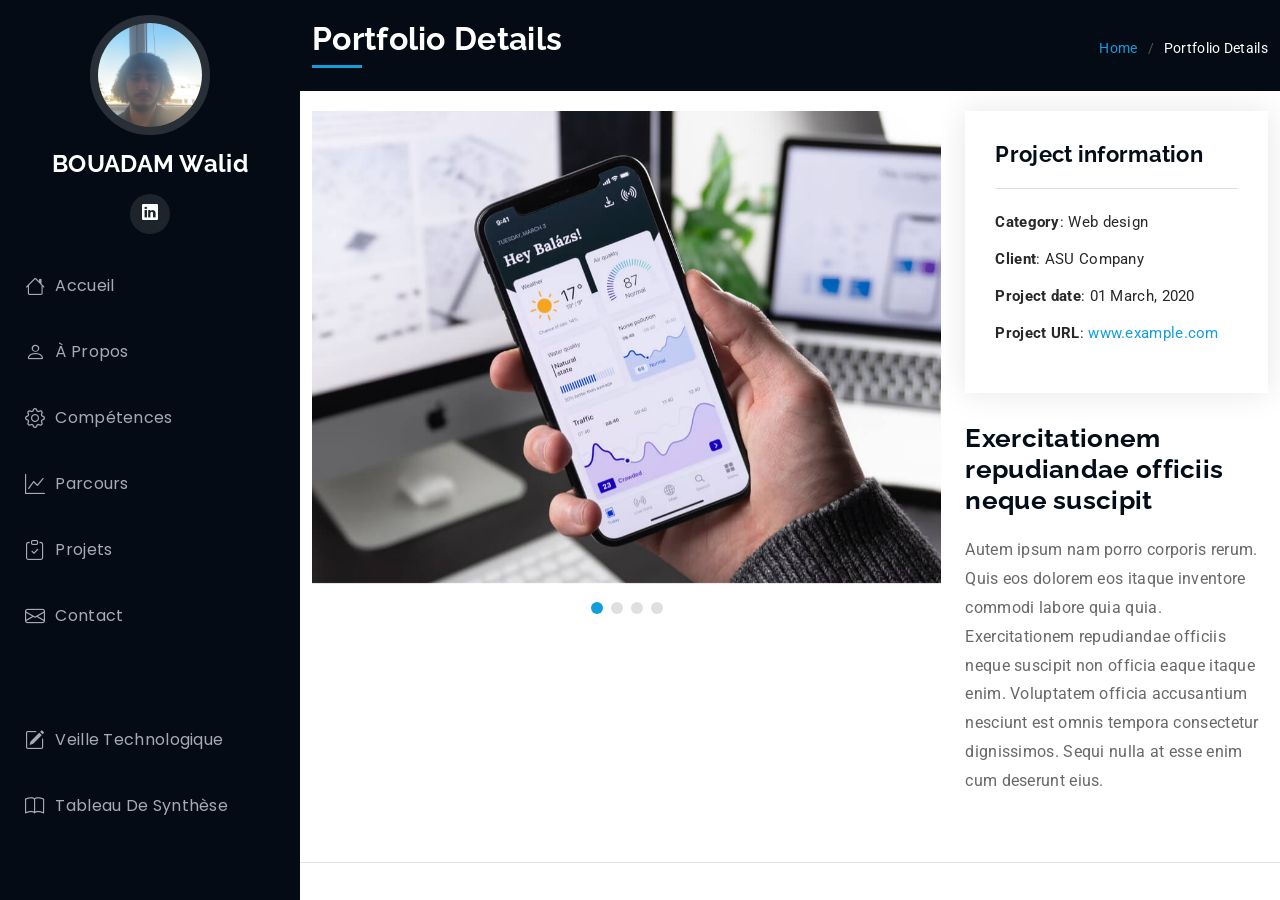
<file: projet-3.html>
<!DOCTYPE html>
<html lang="en">

<head>
  <meta charset="utf-8">
  <meta content="width=device-width, initial-scale=1.0" name="viewport">
  <title>BOUADAM Walid - iPortfolio</title>
  <meta content="" name="description">
  <meta content="" name="keywords">

  <!-- Favicons -->
  <link href="assets/img/BW.jpg" rel="icon">
  <link href="assets/img/apple-touch-icon.png" rel="apple-touch-icon">

  <!-- Fonts -->
  <link href="https://fonts.googleapis.com" rel="preconnect">
  <link href="https://fonts.gstatic.com" rel="preconnect" crossorigin>
  <link href="https://fonts.googleapis.com/css2?family=Roboto:ital,wght@0,100;0,300;0,400;0,500;0,700;0,900;1,100;1,300;1,400;1,500;1,700;1,900&family=Poppins:ital,wght@0,100;0,200;0,300;0,400;0,500;0,600;0,700;0,800;0,900;1,100;1,200;1,300;1,400;1,500;1,600;1,700;1,800;1,900&family=Raleway:ital,wght@0,100;0,200;0,300;0,400;0,500;0,600;0,700;0,800;0,900;1,100;1,200;1,300;1,400;1,500;1,600;1,700;1,800;1,900&display=swap" rel="stylesheet">

  <!-- Vendor CSS Files -->
  <link href="assets/vendor/bootstrap/css/bootstrap.min.css" rel="stylesheet">
  <link href="assets/vendor/bootstrap-icons/bootstrap-icons.css" rel="stylesheet">
  <link href="assets/vendor/aos/aos.css" rel="stylesheet">
  <link href="assets/vendor/glightbox/css/glightbox.min.css" rel="stylesheet">
  <link href="assets/vendor/swiper/swiper-bundle.min.css" rel="stylesheet">

  <!-- Main CSS File -->
  <link href="assets/css/main.css" rel="stylesheet">


</head>

<body class="portfolio-details-page">

  <header id="header" class="header dark-background d-flex flex-column">
    <i class="header-toggle d-xl-none bi bi-list"></i>

    <div class="profile-img">
      <img src="assets/img/IMG_1260.JPG" alt="" class="img-fluid rounded-circle">
    </div>

    <a href="index.html" class="logo d-flex align-items-center justify-content-center">
      <!-- Uncomment the line below if you also wish to use an image logo -->
      <!-- <img src="assets/img/logo.png" alt=""> -->
      <h1 class="sitename">BOUADAM Walid</h1>
    </a>

    <div class="social-links text-center">
     <a href="#" class="linkedin"><i class="bi bi-linkedin"></i></a>
    </div>

    <nav id="navmenu" class="navmenu">
      <ul>
        <li><a href="index.html"><i class="bi bi-house navicon"></i>Accueil</a></li>
        <li><a href="index.html"><i class="bi bi-person navicon"></i> À Propos</a></li>
        <li><a href="index.html"><i class="bi bi-gear navicon"></i> Compétences</a></li>
        <li><a href="index.html"><i class="bi bi-graph-up navicon"></i> Parcours</a></li>
        <li><a href="index.html"><i class="bi bi-clipboard-check navicon"></i> Projets</a></li>
        <li><a href="index.html"><i class="bi bi-envelope navicon"></i> Contact</a></li>
        <br> <br>
        <li><a href="starter-page.html"><i class="bi bi-pencil-square navicon"></i> Veille Technologique</a></li>
        <li><a href="service-details.html"><i class="bi bi-book navicon"></i> Tableau De Synthèse</a></li>
      </ul>
    </nav>

  </header>

  <main class="main">

    <!-- Page Title -->
    <div class="page-title dark-background">
      <div class="container d-lg-flex justify-content-between align-items-center section-title">
        <h2 class="couleur">Portfolio Details</h2>
        <nav class="breadcrumbs">
          <ol>
            <li><a href="index.html">Home</a></li>
            <li class="current">Portfolio Details</li>
          </ol>
        </nav>
      </div>
    </div><!-- End Page Title -->

    <!-- Portfolio Details Section -->
    <section id="portfolio-details" class="portfolio-details section">

      <div class="container" data-aos="fade-up" data-aos-delay="100">

        <div class="row gy-4">

          <div class="col-lg-8">
            <div class="portfolio-details-slider swiper init-swiper">

              <script type="application/json" class="swiper-config">
                {
                  "loop": true,
                  "speed": 600,
                  "autoplay": {
                    "delay": 5000
                  },
                  "slidesPerView": "auto",
                  "pagination": {
                    "el": ".swiper-pagination",
                    "type": "bullets",
                    "clickable": true
                  }
                }
              </script>

              <div class="swiper-wrapper align-items-center">

                <div class="swiper-slide">
                  <img src="assets/img/portfolio/app-1.jpg" alt="">
                </div>

                <div class="swiper-slide">
                  <img src="assets/img/portfolio/product-1.jpg" alt="">
                </div>

                <div class="swiper-slide">
                  <img src="assets/img/portfolio/branding-1.jpg" alt="">
                </div>

                <div class="swiper-slide">
                  <img src="assets/img/portfolio/books-1.jpg" alt="">
                </div>

              </div>
              <div class="swiper-pagination"></div>
            </div>
          </div>

          <div class="col-lg-4">
            <div class="portfolio-info" data-aos="fade-up" data-aos-delay="200">
              <h3>Project information</h3>
              <ul>
                <li><strong>Category</strong>: Web design</li>
                <li><strong>Client</strong>: ASU Company</li>
                <li><strong>Project date</strong>: 01 March, 2020</li>
                <li><strong>Project URL</strong>: <a href="#">www.example.com</a></li>
              </ul>
            </div>
            <div class="portfolio-description" data-aos="fade-up" data-aos-delay="300">
              <h2>Exercitationem repudiandae officiis neque suscipit</h2>
              <p>
                Autem ipsum nam porro corporis rerum. Quis eos dolorem eos itaque inventore commodi labore quia quia. Exercitationem repudiandae officiis neque suscipit non officia eaque itaque enim. Voluptatem officia accusantium nesciunt est omnis tempora consectetur dignissimos. Sequi nulla at esse enim cum deserunt eius.
              </p>
            </div>
          </div>

        </div>

      </div>

    </section><!-- /Portfolio Details Section -->

  </main>

  <footer id="footer" class="footer position-relative light-background">



  </footer>

  <!-- Scroll Top -->
  <a href="#" id="scroll-top" class="scroll-top d-flex align-items-center justify-content-center"><i class="bi bi-arrow-up-short"></i></a>

  <!-- Preloader -->
  <div id="preloader"></div>

  <!-- Vendor JS Files -->
  <script src="assets/vendor/bootstrap/js/bootstrap.bundle.min.js"></script>
  <script src="assets/vendor/php-email-form/validate.js"></script>
  <script src="assets/vendor/aos/aos.js"></script>
  <script src="assets/vendor/typed.js/typed.umd.js"></script>
  <script src="assets/vendor/purecounter/purecounter_vanilla.js"></script>
  <script src="assets/vendor/waypoints/noframework.waypoints.js"></script>
  <script src="assets/vendor/glightbox/js/glightbox.min.js"></script>
  <script src="assets/vendor/imagesloaded/imagesloaded.pkgd.min.js"></script>
  <script src="assets/vendor/isotope-layout/isotope.pkgd.min.js"></script>
  <script src="assets/vendor/swiper/swiper-bundle.min.js"></script>

  <!-- Main JS File -->
  <script src="assets/js/main.js"></script>

</body>

</html>
</file>
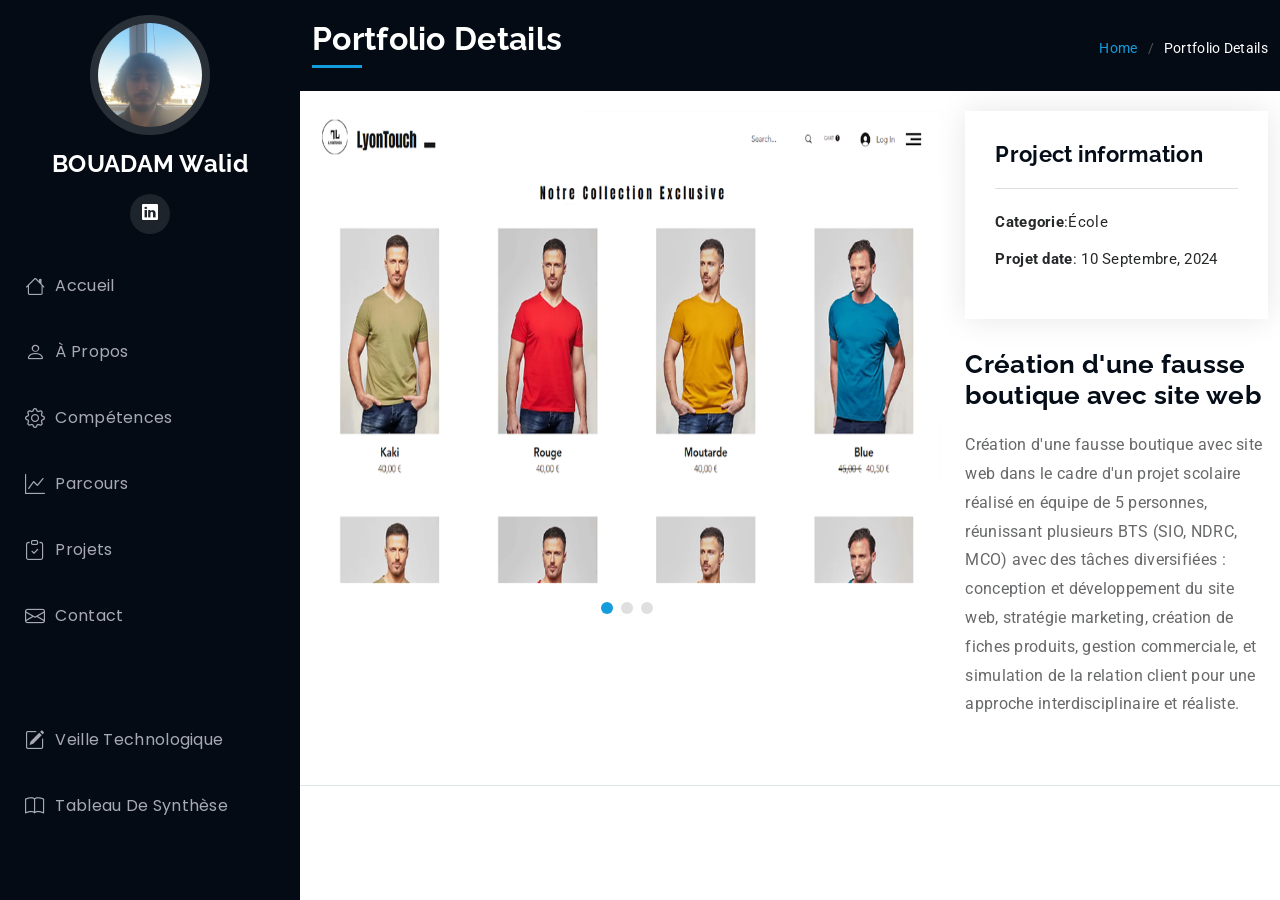
<file: projet-4.html>
<!DOCTYPE html>
<html lang="en">

<head>
  <meta charset="utf-8">
  <meta content="width=device-width, initial-scale=1.0" name="viewport">
  <title>Bouadam Walid - iPortfolio</title>
  <meta content="" name="description">
  <meta content="" name="keywords">

  <!-- Favicons -->
  <link href="assets/img/BW.jpg" rel="icon">
  <link href="assets/img/apple-touch-icon.png" rel="apple-touch-icon">

  <!-- Fonts -->
  <link href="https://fonts.googleapis.com" rel="preconnect">
  <link href="https://fonts.gstatic.com" rel="preconnect" crossorigin>
  <link href="https://fonts.googleapis.com/css2?family=Roboto:ital,wght@0,100;0,300;0,400;0,500;0,700;0,900;1,100;1,300;1,400;1,500;1,700;1,900&family=Poppins:ital,wght@0,100;0,200;0,300;0,400;0,500;0,600;0,700;0,800;0,900;1,100;1,200;1,300;1,400;1,500;1,600;1,700;1,800;1,900&family=Raleway:ital,wght@0,100;0,200;0,300;0,400;0,500;0,600;0,700;0,800;0,900;1,100;1,200;1,300;1,400;1,500;1,600;1,700;1,800;1,900&display=swap" rel="stylesheet">

  <!-- Vendor CSS Files -->
  <link href="assets/vendor/bootstrap/css/bootstrap.min.css" rel="stylesheet">
  <link href="assets/vendor/bootstrap-icons/bootstrap-icons.css" rel="stylesheet">
  <link href="assets/vendor/aos/aos.css" rel="stylesheet">
  <link href="assets/vendor/glightbox/css/glightbox.min.css" rel="stylesheet">
  <link href="assets/vendor/swiper/swiper-bundle.min.css" rel="stylesheet">

  <!-- Main CSS File -->
  <link href="assets/css/main.css" rel="stylesheet">


</head>

<body class="portfolio-details-page">

  <header id="header" class="header dark-background d-flex flex-column">
    <i class="header-toggle d-xl-none bi bi-list"></i>

    <div class="profile-img">
      <img src="assets/img/IMG_1260.JPG" alt="" class="img-fluid rounded-circle">
    </div>

    <a href="index.html" class="logo d-flex align-items-center justify-content-center">
      <!-- Uncomment the line below if you also wish to use an image logo -->
      <!-- <img src="assets/img/logo.png" alt=""> -->
      <h1 class="sitename">BOUADAM Walid</h1>
    </a>

    <div class="social-links text-center">
     <a href="#" class="linkedin"><i class="bi bi-linkedin"></i></a>
    </div>

    <nav id="navmenu" class="navmenu">
      <ul>
        <li><a href="index.html"><i class="bi bi-house navicon"></i>Accueil</a></li>
        <li><a href="index.html"><i class="bi bi-person navicon"></i> À Propos</a></li>
        <li><a href="index.html"><i class="bi bi-gear navicon"></i> Compétences</a></li>
        <li><a href="index.html"><i class="bi bi-graph-up navicon"></i> Parcours</a></li>
        <li><a href="index.html"><i class="bi bi-clipboard-check navicon"></i> Projets</a></li>
        <li><a href="index.html"><i class="bi bi-envelope navicon"></i> Contact</a></li>
        <br> <br>
        <li><a href="starter-page.html"><i class="bi bi-pencil-square navicon"></i> Veille Technologique</a></li>
        <li><a href="service-details.html"><i class="bi bi-book navicon"></i> Tableau De Synthèse</a></li>
      </ul>
    </nav>

  </header>

  <main class="main">

    <!-- Page Title -->
    <div class="page-title dark-background">
      <div class="container d-lg-flex justify-content-between align-items-center section-title">
        <h2 class="couleur">Portfolio Details</h2>
        <nav class="breadcrumbs">
          <ol>
            <li><a href="index.html">Home</a></li>
            <li class="current">Portfolio Details</li>
          </ol>
        </nav>
      </div>
    </div><!-- End Page Title -->

    <!-- Portfolio Details Section -->
    <section id="portfolio-details" class="portfolio-details section">

      <div class="container" data-aos="fade-up" data-aos-delay="100">

        <div class="row gy-4">

          <div class="col-lg-8">
            <div class="portfolio-details-slider swiper init-swiper">

              <script type="application/json" class="swiper-config">
                {
                  "loop": true,
                  "speed": 600,
                  "autoplay": {
                    "delay": 5000
                  },
                  "slidesPerView": "auto",
                  "pagination": {
                    "el": ".swiper-pagination",
                    "type": "bullets",
                    "clickable": true
                  }
                }
              </script>

              <div class="swiper-wrapper align-items-center">

                <div class="swiper-slide">
                  <img src="assets/img/lyontouch.png" alt="">
                </div>

                <div class="swiper-slide">
                  <img src="assets/img/Capture d'écran 2024-12-09 104039.png" alt="">
                </div>

                <div class="swiper-slide">
                  <img src="assets/img/Capture d'écran 2024-12-09 104311.png" alt="">
                </div>

             

              </div>
              <div class="swiper-pagination"></div>
            </div>
          </div>

          <div class="col-lg-4">
            <div class="portfolio-info" data-aos="fade-up" data-aos-delay="200">
              <h3>Project information</h3>
              <ul>
                <li><strong>Categorie</strong>:École</li>
            
                <li><strong>Projet date</strong>: 10 Septembre, 2024</li>
             
              </ul>
            </div>
            <div class="portfolio-description" data-aos="fade-up" data-aos-delay="300">
              <h2>Création d'une fausse boutique avec site web </h2>
              <p>
                Création d'une fausse boutique avec site web dans le cadre d'un projet scolaire réalisé en équipe de 5 personnes, réunissant plusieurs BTS (SIO, NDRC, MCO) avec des tâches diversifiées : conception et développement du site web, stratégie marketing, création de fiches produits, gestion commerciale, et simulation de la relation client pour une approche interdisciplinaire et réaliste.
              </p>
            </div>
          </div>

        </div>

      </div>

    </section><!-- /Portfolio Details Section -->

  </main>

  <footer id="footer" class="footer position-relative light-background">



  </footer>

  <!-- Scroll Top -->
  <a href="#" id="scroll-top" class="scroll-top d-flex align-items-center justify-content-center"><i class="bi bi-arrow-up-short"></i></a>

  <!-- Preloader -->
  <div id="preloader"></div>

  <!-- Vendor JS Files -->
  <script src="assets/vendor/bootstrap/js/bootstrap.bundle.min.js"></script>
  <script src="assets/vendor/php-email-form/validate.js"></script>
  <script src="assets/vendor/aos/aos.js"></script>
  <script src="assets/vendor/typed.js/typed.umd.js"></script>
  <script src="assets/vendor/purecounter/purecounter_vanilla.js"></script>
  <script src="assets/vendor/waypoints/noframework.waypoints.js"></script>
  <script src="assets/vendor/glightbox/js/glightbox.min.js"></script>
  <script src="assets/vendor/imagesloaded/imagesloaded.pkgd.min.js"></script>
  <script src="assets/vendor/isotope-layout/isotope.pkgd.min.js"></script>
  <script src="assets/vendor/swiper/swiper-bundle.min.js"></script>

  <!-- Main JS File -->
  <script src="assets/js/main.js"></script>

</body>

</html>
</file>
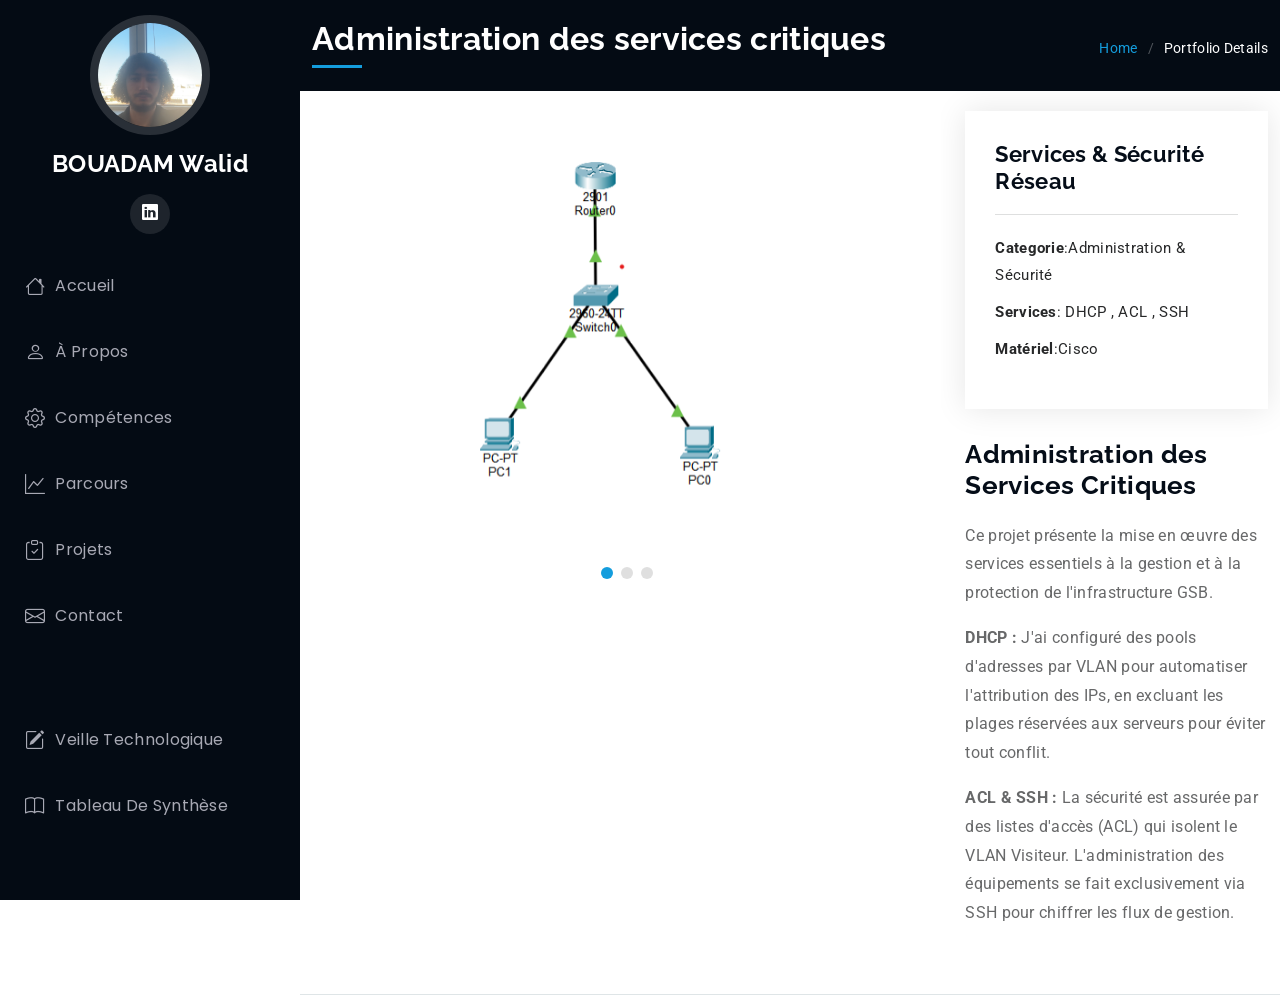
<file: projet-5.html>
<!DOCTYPE html>
<html lang="en">

<head>
  <meta charset="utf-8">
  <meta content="width=device-width, initial-scale=1.0" name="viewport">
  <title>Bouadam Walid - iPortfolio</title>
  <meta content="" name="description">
  <meta content="" name="keywords">

  <!-- Favicons -->
  <link href="assets/img/BW.jpg" rel="icon">
  <link href="assets/img/apple-touch-icon.png" rel="apple-touch-icon">

  <!-- Fonts -->
  <link href="https://fonts.googleapis.com" rel="preconnect">
  <link href="https://fonts.gstatic.com" rel="preconnect" crossorigin>
  <link href="https://fonts.googleapis.com/css2?family=Roboto:ital,wght@0,100;0,300;0,400;0,500;0,700;0,900;1,100;1,300;1,400;1,500;1,700;1,900&family=Poppins:ital,wght@0,100;0,200;0,300;0,400;0,500;0,600;0,700;0,800;0,900;1,100;1,200;1,300;1,400;1,500;1,600;1,700;1,800;1,900&family=Raleway:ital,wght@0,100;0,200;0,300;0,400;0,500;0,600;0,700;0,800;0,900;1,100;1,200;1,300;1,400;1,500;1,600;1,700;1,800;1,900&display=swap" rel="stylesheet">

  <!-- Vendor CSS Files -->
  <link href="assets/vendor/bootstrap/css/bootstrap.min.css" rel="stylesheet">
  <link href="assets/vendor/bootstrap-icons/bootstrap-icons.css" rel="stylesheet">
  <link href="assets/vendor/aos/aos.css" rel="stylesheet">
  <link href="assets/vendor/glightbox/css/glightbox.min.css" rel="stylesheet">
  <link href="assets/vendor/swiper/swiper-bundle.min.css" rel="stylesheet">

  <!-- Main CSS File -->
  <link href="assets/css/main.css" rel="stylesheet">


</head>

<body class="portfolio-details-page">

  <header id="header" class="header dark-background d-flex flex-column">
    <i class="header-toggle d-xl-none bi bi-list"></i>

    <div class="profile-img">
      <img src="assets/img/IMG_1260.JPG" alt="" class="img-fluid rounded-circle">
    </div>

    <a href="index.html" class="logo d-flex align-items-center justify-content-center">
      <!-- Uncomment the line below if you also wish to use an image logo -->
      <!-- <img src="assets/img/logo.png" alt=""> -->
      <h1 class="sitename">BOUADAM Walid</h1>
    </a>

    <div class="social-links text-center">
     <a href="#" class="linkedin"><i class="bi bi-linkedin"></i></a>
    </div>

    <nav id="navmenu" class="navmenu">
      <ul>
        <li><a href="index.html"><i class="bi bi-house navicon"></i>Accueil</a></li>
        <li><a href="index.html"><i class="bi bi-person navicon"></i> À Propos</a></li>
        <li><a href="index.html"><i class="bi bi-gear navicon"></i> Compétences</a></li>
        <li><a href="index.html"><i class="bi bi-graph-up navicon"></i> Parcours</a></li>
        <li><a href="index.html"><i class="bi bi-clipboard-check navicon"></i> Projets</a></li>
        <li><a href="index.html"><i class="bi bi-envelope navicon"></i> Contact</a></li>
        <br> <br>
        <li><a href="starter-page.html"><i class="bi bi-pencil-square navicon"></i> Veille Technologique</a></li>
        <li><a href="service-details.html"><i class="bi bi-book navicon"></i> Tableau De Synthèse</a></li>
      </ul>
    </nav>

  </header>

  <main class="main">

    <!-- Page Title -->
    <div class="page-title dark-background">
      <div class="container d-lg-flex justify-content-between align-items-center section-title">
        <h2 class="couleur">Administration des services critiques</h2>
        <nav class="breadcrumbs">
          <ol>
            <li><a href="index.html">Home</a></li>
            <li class="current">Portfolio Details</li>
          </ol>
        </nav>
      </div>
    </div><!-- End Page Title -->

    <!-- Portfolio Details Section -->
    <section id="portfolio-details" class="portfolio-details section">

      <div class="container" data-aos="fade-up" data-aos-delay="100">

        <div class="row gy-4">

          <div class="col-lg-8">
            <div class="portfolio-details-slider swiper init-swiper">

              <script type="application/json" class="swiper-config">
                {
                  "loop": true,
                  "speed": 600,
                  "autoplay": {
                    "delay": 5000
                  },
                  "slidesPerView": "auto",
                  "pagination": {
                    "el": ".swiper-pagination",
                    "type": "bullets",
                    "clickable": true
                  }
                }
              </script>

              <div class="swiper-wrapper align-items-center">

                <div class="swiper-slide">
                  <img src="assets/img/reseeau.png" alt="">
                </div>

                <div class="swiper-slide">
                  <img src="assets/img/pcssh.png" alt="">
                </div>

                <div class="swiper-slide">
                  <img src="assets/img/dhcpacl.png" alt="">
                </div>

              
              </div>
              <div class="swiper-pagination"></div>
            </div>
          </div>

          <div class="col-lg-4">
            <div class="portfolio-info" data-aos="fade-up" data-aos-delay="200">
              <h3>Services & Sécurité Réseau</h3>
              <ul>
                <li><strong>Categorie</strong>:Administration & Sécurité</li>
                <li><strong>Services</strong>: DHCP , ACL , SSH</li>
                <li><strong>Matériel</strong>:Cisco</li>           
              </ul>
            </div> 
            <div class="portfolio-description" data-aos="fade-up" data-aos-delay="300">
              <h2>Administration des Services Critiques</h2>
              <p>
                Ce projet présente la mise en œuvre des services essentiels à la gestion et à la protection de l'infrastructure GSB.
              </p>
              <p>
                <strong>DHCP :</strong> J'ai configuré des pools d'adresses par VLAN pour automatiser l'attribution des IPs, en excluant les plages réservées aux serveurs pour éviter tout conflit.
              </p>
              <p>
                <strong>ACL & SSH :</strong> La sécurité est assurée par des listes d'accès (ACL) qui isolent le VLAN Visiteur. L'administration des équipements se fait exclusivement via SSH pour chiffrer les flux de gestion.
              </p>
            </div>
          </div>

        </div>

      </div>

    </section><!-- /Portfolio Details Section -->

  </main>

  <footer id="footer" class="footer position-relative light-background">



  </footer>

  <!-- Scroll Top -->
  <a href="#" id="scroll-top" class="scroll-top d-flex align-items-center justify-content-center"><i class="bi bi-arrow-up-short"></i></a>

  <!-- Preloader -->
  <div id="preloader"></div>

  <!-- Vendor JS Files -->
  <script src="assets/vendor/bootstrap/js/bootstrap.bundle.min.js"></script>
  <script src="assets/vendor/php-email-form/validate.js"></script>
  <script src="assets/vendor/aos/aos.js"></script>
  <script src="assets/vendor/typed.js/typed.umd.js"></script>
  <script src="assets/vendor/purecounter/purecounter_vanilla.js"></script>
  <script src="assets/vendor/waypoints/noframework.waypoints.js"></script>
  <script src="assets/vendor/glightbox/js/glightbox.min.js"></script>
  <script src="assets/vendor/imagesloaded/imagesloaded.pkgd.min.js"></script>
  <script src="assets/vendor/isotope-layout/isotope.pkgd.min.js"></script>
  <script src="assets/vendor/swiper/swiper-bundle.min.js"></script>

  <!-- Main JS File -->
  <script src="assets/js/main.js"></script>

</body>

</html>
</file>
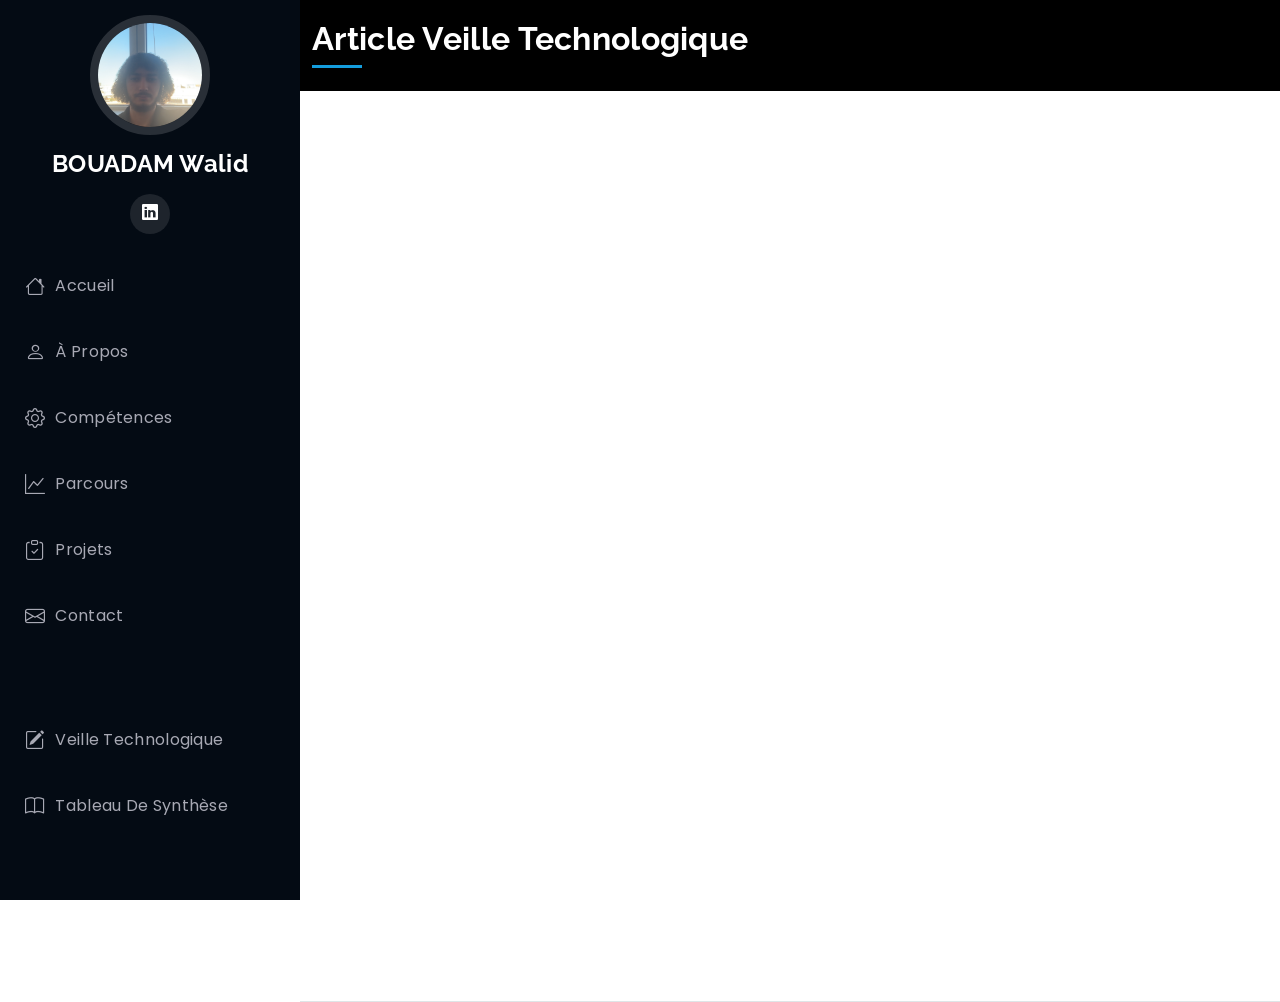
<file: starter-page.html>
<!DOCTYPE html>
<html lang="en">

<head>
  <meta charset="utf-8">
  <meta content="width=device-width, initial-scale=1.0" name="viewport">
  <title>BOUADAM Walid - iPortfolio</title>
  <meta content="" name="description">
  <meta content="" name="keywords">

  <!-- Favicons -->
  <link href="assets/img/BW.jpg" rel="icon">
  <link href="assets/img/apple-touch-icon.png" rel="apple-touch-icon">

  <!-- Fonts -->
  <link href="https://fonts.googleapis.com" rel="preconnect">
  <link href="https://fonts.gstatic.com" rel="preconnect" crossorigin>
  <link href="https://fonts.googleapis.com/css2?family=Roboto:ital,wght@0,100;0,300;0,400;0,500;0,700;0,900;1,100;1,300;1,400;1,500;1,700;1,900&family=Poppins:ital,wght@0,100;0,200;0,300;0,400;0,500;0,600;0,700;0,800;0,900;1,100;1,200;1,300;1,400;1,500;1,600;1,700;1,800;1,900&family=Raleway:ital,wght@0,100;0,200;0,300;0,400;0,500;0,600;0,700;0,800;0,900;1,100;1,200;1,300;1,400;1,500;1,600;1,700;1,800;1,900&display=swap" rel="stylesheet">

  <!-- Vendor CSS Files -->
  <link href="assets/vendor/bootstrap/css/bootstrap.min.css" rel="stylesheet">
  <link href="assets/vendor/bootstrap-icons/bootstrap-icons.css" rel="stylesheet">
  <link href="assets/vendor/aos/aos.css" rel="stylesheet">
  <link href="assets/vendor/glightbox/css/glightbox.min.css" rel="stylesheet">
  <link href="assets/vendor/swiper/swiper-bundle.min.css" rel="stylesheet">

  <!-- Main CSS File -->
  <link href="assets/css/main.css" rel="stylesheet">


</head>

<body class="starter-page-page">

  <header id="header" class="header dark-background d-flex flex-column">
    <i class="header-toggle d-xl-none bi bi-list"></i>

    <div class="profile-img">
      <img src="assets/img/IMG_1260.JPG" alt="" class="img-fluid rounded-circle">
    </div>

    <a href="index.html" class="logo d-flex align-items-center justify-content-center">
      <!-- Uncomment the line below if you also wish to use an image logo -->
      <!-- <img src="assets/img/logo.png" alt=""> -->
      <h1 class="sitename">BOUADAM Walid</h1>
    </a>

    <div class="social-links text-center">
     
      <a href="https://www.linkedin.com/in/walid-bouadam-8588a625a/" target="_blank" class="linkedin"><i class="bi bi-linkedin"></i></a>
    </div>

    <nav id="navmenu" class="navmenu">
      <ul>
        <li><a href="index.html"><i class="bi bi-house navicon"></i>Accueil</a></li>
        <li><a href="index.html"><i class="bi bi-person navicon"></i> À Propos</a></li>
        <li><a href="index.html"><i class="bi bi-gear navicon"></i> Compétences</a></li>
        <li><a href="index.html"><i class="bi bi-graph-up navicon"></i> Parcours</a></li>
        <li><a href="index.html"><i class="bi bi-clipboard-check navicon"></i>Projets</a></li>
       
        <li><a href="#contact"><i class="bi bi-envelope navicon"></i> Contact</a></li>
        <br> <br>
        <li><a href="starter-page.html"><i class="bi bi-pencil-square navicon"></i> Veille Technologique</a></li>
        <li><a href="service-details.html"><i class="bi bi-book navicon"></i> Tableau De Synthèse</a></li>
      </ul>
    </nav>

  </header>

  <main class="main">

    

    <!-- Starter Section Section -->
    <section id="starter-section" class="starter-section section">

      <!-- Section Title -->
      <div class="container section-title" data-aos="fade-up">
        <h2 class="couleur">Article Veille Technologique</h2>
        
      </div><!-- End Section Title -->

    

    </section><!-- /Starter Section Section -->

  </main>
  <div class="pdf-container">
    <iframe src="assets/img/Veille technologiqueeeEEE.pdf" width="100%" height="800px"></iframe>
  </div>
  <footer id="footer" class="footer position-relative light-background">

    

  </footer>

  <!-- Scroll Top -->
  <a href="#" id="scroll-top" class="scroll-top d-flex align-items-center justify-content-center"><i class="bi bi-arrow-up-short"></i></a>

  <!-- Preloader -->
  <div id="preloader"></div>

  <!-- Vendor JS Files -->
  <script src="assets/vendor/bootstrap/js/bootstrap.bundle.min.js"></script>
  <script src="assets/vendor/php-email-form/validate.js"></script>
  <script src="assets/vendor/aos/aos.js"></script>
  <script src="assets/vendor/typed.js/typed.umd.js"></script>
  <script src="assets/vendor/purecounter/purecounter_vanilla.js"></script>
  <script src="assets/vendor/waypoints/noframework.waypoints.js"></script>
  <script src="assets/vendor/glightbox/js/glightbox.min.js"></script>
  <script src="assets/vendor/imagesloaded/imagesloaded.pkgd.min.js"></script>
  <script src="assets/vendor/isotope-layout/isotope.pkgd.min.js"></script>
  <script src="assets/vendor/swiper/swiper-bundle.min.js"></script>

  <!-- Main JS File -->
  <script src="assets/js/main.js"></script>

</body>

</html>
</file>
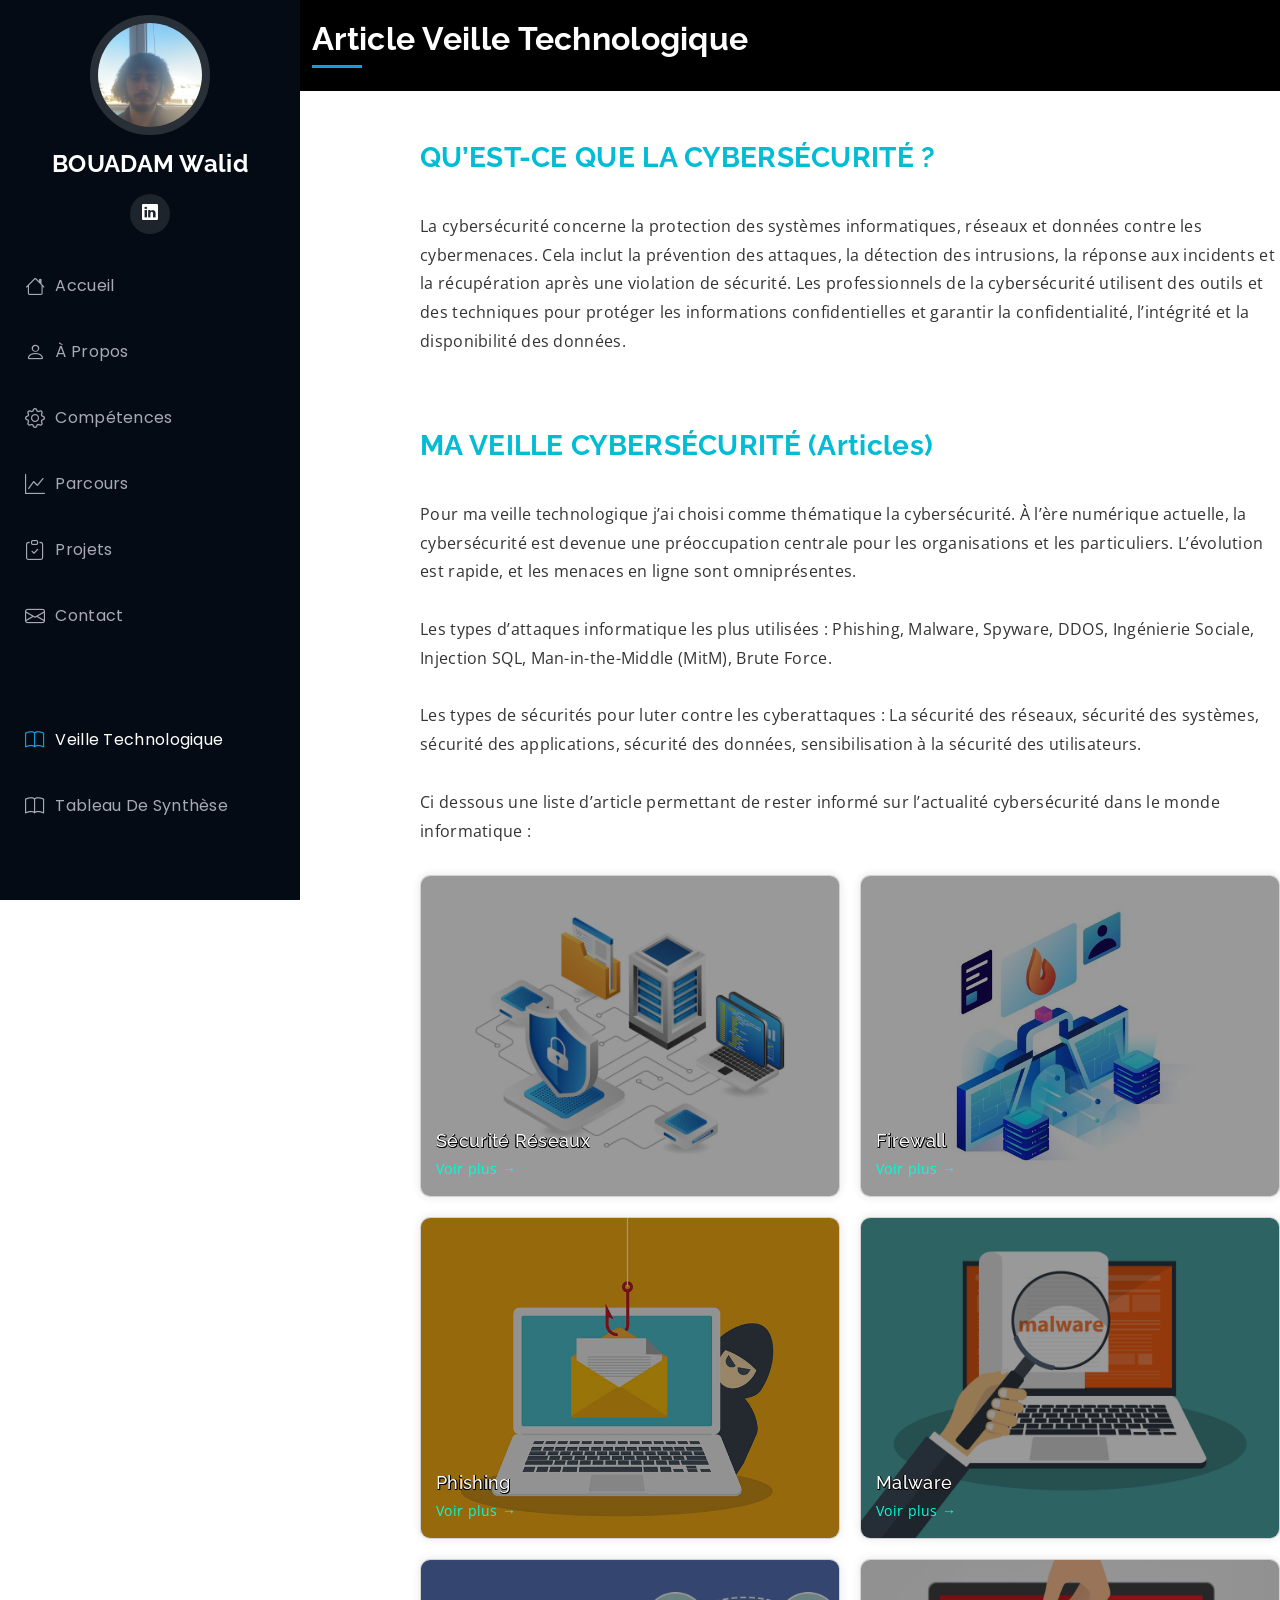
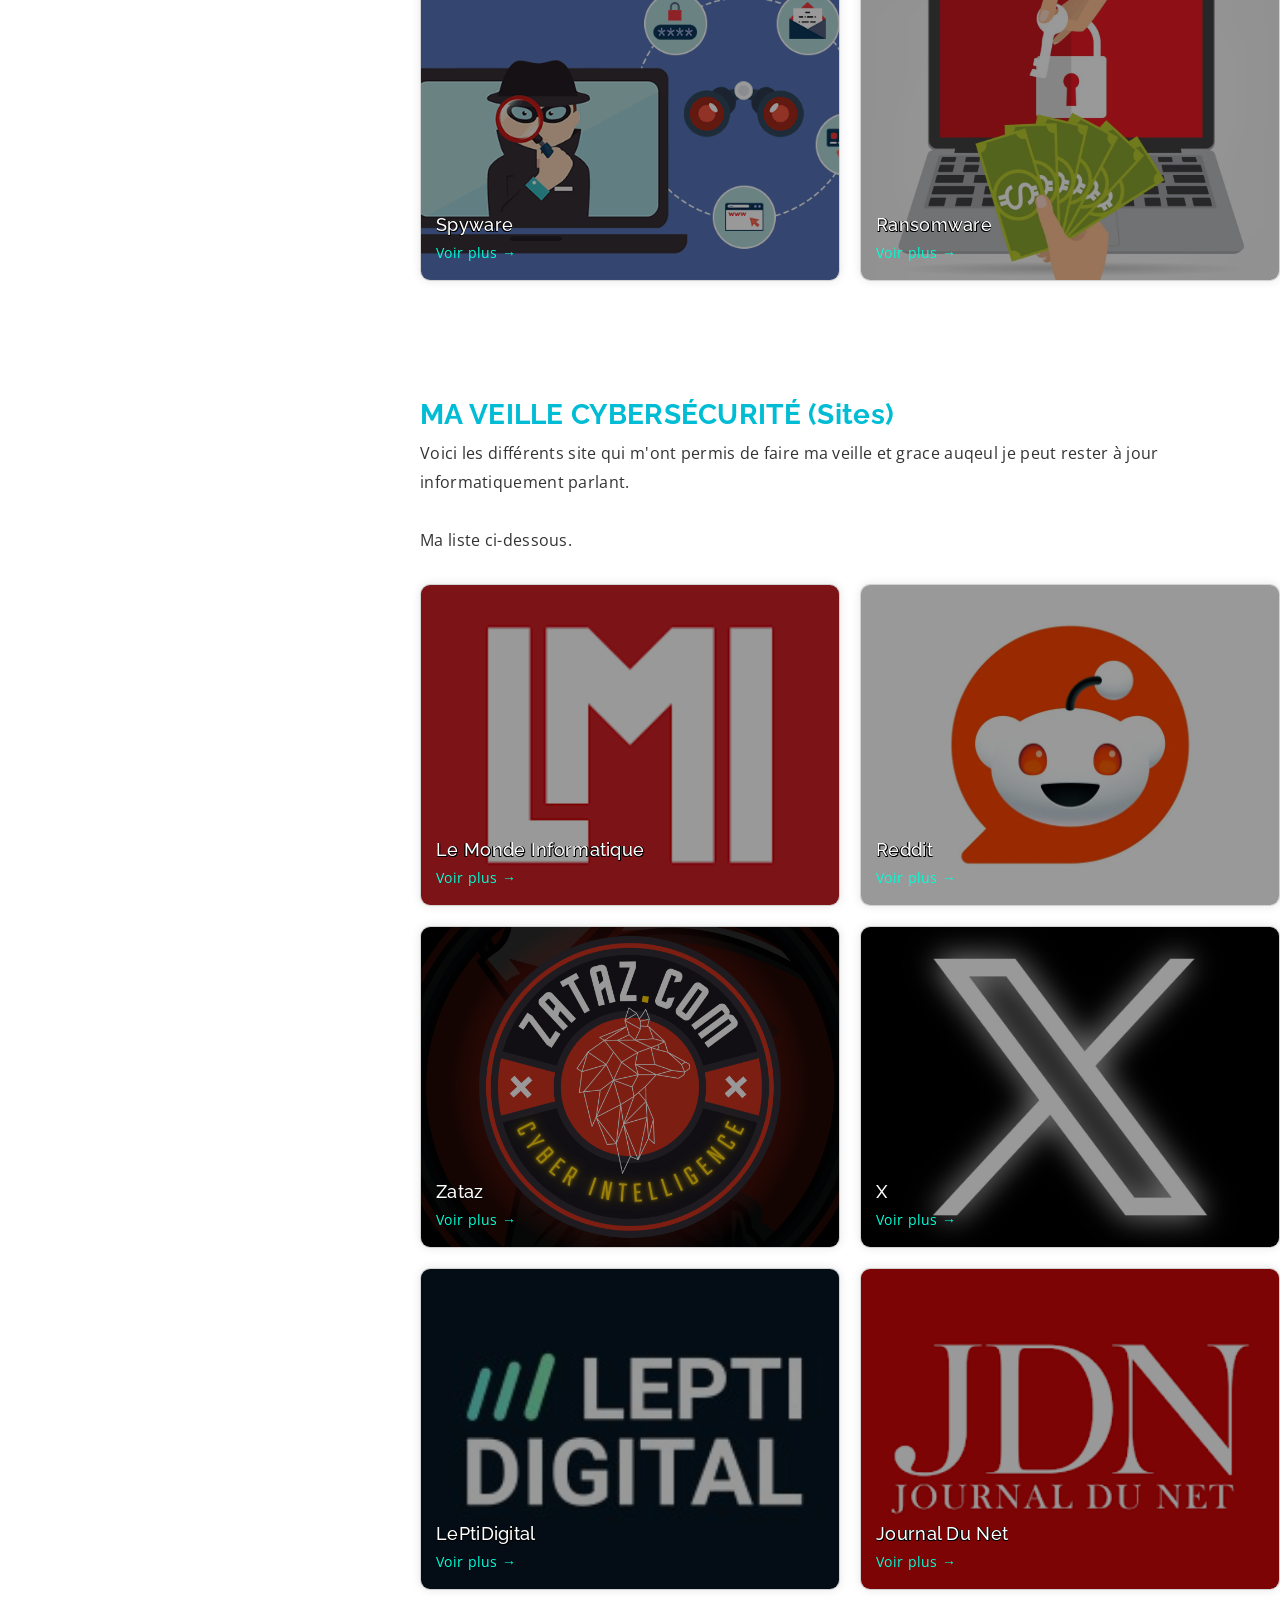
<file: TEST VEILLE.html>
<!DOCTYPE html>
<html lang="en">

<head>
  <link href="https://fonts.googleapis.com/css2?family=Poppins:wght@500;700&family=Open+Sans&display=swap" rel="stylesheet">

  <meta charset="utf-8">
  <meta content="width=device-width, initial-scale=1.0" name="viewport">
  <title>BOUADAM Walid - iPortfolio</title>
  <meta content="" name="description">
  <meta content="" name="keywords">

  <!-- Favicons -->
  <link href="assets/img/BW.jpg" rel="icon">
  <link href="assets/img/apple-touch-icon.png" rel="apple-touch-icon">

  <!-- Fonts -->
  <link href="https://fonts.googleapis.com" rel="preconnect">
  <link href="https://fonts.gstatic.com" rel="preconnect" crossorigin>
  <link href="https://fonts.googleapis.com/css2?family=Roboto:ital,wght@0,100;0,300;0,400;0,500;0,700;0,900;1,100;1,300;1,400;1,500;1,700;1,900&family=Poppins:ital,wght@0,100;0,200;0,300;0,400;0,500;0,600;0,700;0,800;0,900;1,100;1,200;1,300;1,400;1,500;1,600;1,700;1,800;1,900&family=Raleway:ital,wght@0,100;0,200;0,300;0,400;0,500;0,600;0,700;0,800;0,900;1,100;1,200;1,300;1,400;1,500;1,600;1,700;1,800;1,900&display=swap" rel="stylesheet">

  <!-- Vendor CSS Files -->
  <link href="assets/vendor/bootstrap/css/bootstrap.min.css" rel="stylesheet">
  <link href="assets/vendor/bootstrap-icons/bootstrap-icons.css" rel="stylesheet">
  <link href="assets/vendor/aos/aos.css" rel="stylesheet">
  <link href="assets/vendor/glightbox/css/glightbox.min.css" rel="stylesheet">
  <link href="assets/vendor/swiper/swiper-bundle.min.css" rel="stylesheet">

  <!-- Main CSS File -->
  <link href="assets/css/main.css" rel="stylesheet">


</head>

<body class="starter-page-page">

  <header id="header" class="header dark-background d-flex flex-column">
    <i class="header-toggle d-xl-none bi bi-list"></i>

    <div class="profile-img">
      <img src="assets/img/IMG_1260.JPG" alt="" class="img-fluid rounded-circle">
    </div>

    <a href="index.html" class="logo d-flex align-items-center justify-content-center">
      <!-- Uncomment the line below if you also wish to use an image logo -->
      <!-- <img src="assets/img/logo.png" alt=""> -->
      <h1 class="sitename">BOUADAM Walid</h1>
    </a>

    <div class="social-links text-center">
     
      <a href="https://www.linkedin.com/in/walid-bouadam-8588a625a/" target="_blank" class="linkedin"><i class="bi bi-linkedin"></i></a>
    </div>

    <nav id="navmenu" class="navmenu">
      <ul>
        <li><a href="index.html"><i class="bi bi-house navicon"></i>Accueil</a></li>
        <li><a href="index.html"><i class="bi bi-person navicon"></i> À Propos</a></li>
        <li><a href="index.html"><i class="bi bi-gear navicon"></i> Compétences</a></li>
        <li><a href="index.html"><i class="bi bi-graph-up navicon"></i> Parcours</a></li>
        <li><a href="index.html"><i class="bi bi-clipboard-check navicon"></i>Projets</a></li>
       
        <li><a href="#contact"><i class="bi bi-envelope navicon"></i> Contact</a></li>
        <br> <br>
        <li><a href="TEST VEILLE.html" class="active"><i class="bi bi-book navicon"></i> Veille Technologique</a></li>
        <li><a href="service-details.html"><i class="bi bi-book navicon"></i> Tableau De Synthèse</a></li>
      </ul>
    </nav>

  </header>

  <main class="main">

    

    <!-- Starter Section Section -->
    <section id="starter-section" class="starter-section section">

      <!-- Section Title -->
      <div class="container section-title" data-aos="fade-up">
        <h2 class="couleur">Article Veille Technologique</h2>
        
      </div><!-- End Section Title -->

    

    </section><!-- /Starter Section Section -->

  </main>
  <main style="margin-left: 420px; max-width: 1200px;">
    <div class="veille-page">
    <H3 style="color: #00bcd4; margin-top: 30px;"><strong> QU’EST-CE QUE LA CYBERSÉCURITÉ ?</strong></H3>
    <br>

    <p>

        La cybersécurité concerne la protection des systèmes informatiques, réseaux et données contre les cybermenaces.
         Cela inclut la prévention des attaques, la détection des intrusions, la réponse aux incidents et la récupération après une violation de sécurité. 
         Les professionnels de la cybersécurité utilisent des outils et des techniques pour protéger les informations confidentielles
         et garantir la confidentialité, l’intégrité et la disponibilité des données.</p>
         <br>
         <br>

   <h3 style="color: #00bcd4;"><strong>MA VEILLE CYBERSÉCURITÉ  (Articles)</strong></h3>     
   <br>

    <p>
      Pour ma veille technologique j’ai choisi comme thématique la cybersécurité.
    À l’ère numérique actuelle, la cybersécurité est devenue une préoccupation centrale pour les organisations et les particuliers.
    L’évolution est rapide, et les menaces en ligne sont omniprésentes.
    <br><br>
    Les types d’attaques informatique les plus utilisées :
    Phishing, Malware, Spyware, DDOS, Ingénierie Sociale, Injection SQL, Man-in-the-Middle (MitM), Brute Force.
    <br><br>
    Les types de sécurités pour luter contre les cyberattaques :
    La sécurité des réseaux, sécurité des systèmes, sécurité des applications, sécurité des données, sensibilisation à la sécurité des utilisateurs.
    <br><br>
    Ci dessous une liste d’article permettant de rester informé sur l’actualité cybersécurité dans le monde informatique :
    </p>
  <div class="grid">
    <a href="https://www.lemondeinformatique.fr/reseaux-197.html" class="card" target="_blank">
        <img src="assets/img/Securite-Reseau.jpg" alt="Sécurité Réseaux">
        <div class="card-text">
          <h3 class="COULEER">Sécurité Réseaux</h3>
          <p>Voir plus →</p>
        </div>
      </a>
      
      <a href="https://www.kaspersky.fr/resource-center/definitions/firewall" class="card" target="_blank">
        <img src="assets/img/Firewall (1).jpg" alt="Firewall">
        <div class="card-text">
          <h3 class="COULEER">Firewall</h3>
          <p>Voir plus →</p>
        </div>
      </a>
      
      <a href="https://www.leptidigital.fr/?s=phishing" class="card" target="_blank">
        <img src="assets/img/physhing.jpg" alt="Phishing">
        <div class="card-text">
          <h3 class="COULEER">Phishing</h3>
          <p>Voir plus →</p>
        </div>
      </a>
      
      <a href="https://www.leptidigital.fr/?s=malware" class="card" target="_blank">
        <img src="assets/img/malware.png" alt="Malware">
        <div class="card-text">
          <h3 class="COULEER">Malware</h3>
          <p>Voir plus →</p>
        </div>
      </a>
      
      <a href="https://www.avast.com/fr-fr/c-spyware" class="card" target="_blank">
        <img src="assets/img/spyy.png" alt="Spyware">
        <div class="card-text">
          <h3 class="COULEER">Spyware</h3>
          <p>Voir plus →</p>
        </div>
      </a>
      
      <a href="https://www.zataz.com/ransomware-les-groupes-en-chiffre/" class="card" target="_blank">
        <img src="assets/img/RANS.jpg" alt="Données Personnelles">
        <div class="card-text">
          <h3 class="COULEER">Ransomware</h3>
          <p>Voir plus →</p>
        </div>
      </a>
    </div>
    <br>
    <br>
    <br>
    <h3 style="color: #00bcd4;"><strong>MA VEILLE CYBERSÉCURITÉ (Sites)</strong></h3>   
    <p>Voici les différents site qui m'ont permis de faire ma veille et grace auqeul je peut rester à jour informatiquement parlant.<br><br>
     
        Ma liste ci-dessous.</p>

        <div class="grid">
            <a href="https://www.lemondeinformatique.fr/recherche/index.html?search=cybers%E9curit%E9" class="card" target="_blank">
                <img src="assets/img/lmii.png" alt="Sécurité Réseaux">
                <div class="card-text">
                  <h3 class="COULEER">Le Monde Informatique</h3>
                  <p>Voir plus →</p>
                </div>
              </a>
              
              <a href="https://www.reddit.com/search/?q=cybersecurity&cId=2454d6ae-a540-4ea5-a257-d72121e38097&iId=1a786f45-69c2-456a-8429-55f44f7fb527" class="card" target="_blank">
                <img src="assets/img/reddd.png" alt="Firewall">
                <div class="card-text">
                  <h3 class="COULEER">Reddit</h3>
                  <p>Voir plus →</p>
                </div>
              </a>
              
              <a href="https://www.veillezataz.com/" class="card" target="_blank">
                <img src="assets/img/zatazzz.png" alt="Phishing">
                <div class="card-text">
                  <h3 class="COULEER">Zataz</h3>
                  <p>Voir plus →</p>
                </div>
              </a>
              
              <a href="https://x.com/search?q=CyberSecurity&src=typeahead_click&f=top" class="card" target="_blank">
                <img src="assets/img/x logo.jpg" alt="Malware">
                <div class="card-text">
                  <h3 class="COULEER">X</h3>
                  <p>Voir plus →</p>
                </div>
              </a>
              
              <a href="https://www.leptidigital.fr/?s=cybersecurity" class="card" target="_blank">
                <img src="assets/img/lpd" alt="Spyware">
                <div class="card-text">
                  <h3 class="COULEER">LePtiDigital</h3>
                  <p>Voir plus →</p>
                </div>
              </a>
              
              <a href="https://www.journaldunet.com/" class="card" target="_blank">
                <img src="assets/img/jdn" alt="Données Personnelles">
                <div class="card-text">
                  <h3 class="COULEER">Journal Du Net</h3>
                  <p>Voir plus →</p>
                </div>
              </a>
            </div>


          </div>


  </main>
  

  

  <!-- Scroll Top -->
  <a href="#" id="scroll-top" class="scroll-top d-flex align-items-center justify-content-center"><i class="bi bi-arrow-up-short"></i></a>

  <!-- Preloader -->
  <div id="preloader"></div>

  <!-- Vendor JS Files -->
  <script src="assets/vendor/bootstrap/js/bootstrap.bundle.min.js"></script>
  <script src="assets/vendor/php-email-form/validate.js"></script>
  <script src="assets/vendor/aos/aos.js"></script>
  <script src="assets/vendor/typed.js/typed.umd.js"></script>
  <script src="assets/vendor/purecounter/purecounter_vanilla.js"></script>
  <script src="assets/vendor/waypoints/noframework.waypoints.js"></script>
  <script src="assets/vendor/glightbox/js/glightbox.min.js"></script>
  <script src="assets/vendor/imagesloaded/imagesloaded.pkgd.min.js"></script>
  <script src="assets/vendor/isotope-layout/isotope.pkgd.min.js"></script>
  <script src="assets/vendor/swiper/swiper-bundle.min.js"></script>

  <!-- Main JS File -->
  <script src="assets/js/main.js"></script>

</body>

</html>
</file>
<file: assets/css/main.css>
/**
* Template Name: iPortfolio
* Template URL: https://bootstrapmade.com/iportfolio-bootstrap-portfolio-websites-template/
* Updated: Jun 29 2024 with Bootstrap v5.3.3
* Author: BootstrapMade.com
* License: https://bootstrapmade.com/license/
*/

/*--------------------------------------------------------------
# Font & Color Variables
# Help: https://bootstrapmade.com/color-system/
--------------------------------------------------------------*/
/* Fonts */
:root {
  --default-font: "Roboto",  system-ui, -apple-system, "Segoe UI", Roboto, "Helvetica Neue", Arial, "Noto Sans", "Liberation Sans", sans-serif, "Apple Color Emoji", "Segoe UI Emoji", "Segoe UI Symbol", "Noto Color Emoji";
  --heading-font: "Raleway",  sans-serif;
  --nav-font: "Poppins",  sans-serif;
}

/* Global Colors - The following color variables are used throughout the website. Updating them here will change the color scheme of the entire website */
:root { 
  --background-color: #ffffff; /* Background color for the entire website, including individual sections */
  --default-color: #272829; /* Default color used for the majority of the text content across the entire website */
  --heading-color: #050d18; /* Color for headings, subheadings and title throughout the website */
  --accent-color: #149ddd; /* Accent color that represents your brand on the website. It's used for buttons, links, and other elements that need to stand out */
  --surface-color: #ffffff; /* The surface color is used as a background of boxed elements within sections, such as cards, icon boxes, or other elements that require a visual separation from the global background. */
  --contrast-color: #ffffff; /* Contrast color for text, ensuring readability against backgrounds of accent, heading, or default colors. */
}

/* Nav Menu Colors - The following color variables are used specifically for the navigation menu. They are separate from the global colors to allow for more customization options */
:root {
  --nav-color: #a8a9b4;  /* The default color of the main navmenu links */
  --nav-hover-color: #ffffff; /* Applied to main navmenu links when they are hovered over or active */
  --nav-mobile-background-color: #040b14; /* Used as the background color for mobile navigation menu */
  --nav-dropdown-background-color: #040b14; /* Used as the background color for dropdown items that appear when hovering over primary navigation items */
  --nav-dropdown-color: #a8a9b4; /* Used for navigation links of the dropdown items in the navigation menu. */
  --nav-dropdown-hover-color: #ffffff; /* Similar to --nav-hover-color, this color is applied to dropdown navigation links when they are hovered over. */
}

/* Color Presets - These classes override global colors when applied to any section or element, providing reuse of the sam color scheme. */

.light-background {
  --background-color: #f4fafd;
  --surface-color: #ffffff;
}

.dark-background {
  --background-color: #040b14;
  --default-color: #ffffff;
  --heading-color: #ffffff;
  --surface-color: #151f2b;
  --contrast-color: #ffffff;
}

/* Smooth scroll */
:root {
  scroll-behavior: smooth;
}

/*--------------------------------------------------------------
# General Styling & Shared Classes
--------------------------------------------------------------*/
body {
  color: var(--default-color);
  background-color: var(--background-color);
  font-family: var(--default-font);
}

a {
  color: var(--accent-color);
  text-decoration: none;
  transition: 0.3s;
}

a:hover {
  color: color-mix(in srgb, var(--accent-color), transparent 25%);
  text-decoration: none;
}

h1,
h2,
h3,
h4,
h5,
h6 {
  color: var(--heading-color);
  font-family: var(--heading-font);
}

/* PHP Email Form Messages
------------------------------*/
.php-email-form .error-message {
  display: none;
  background: #df1529;
  color: #ffffff;
  text-align: left;
  padding: 15px;
  margin-bottom: 24px;
  font-weight: 600;
}

.php-email-form .sent-message {
  display: none;
  color: #ffffff;
  background: #059652;
  text-align: center;
  padding: 15px;
  margin-bottom: 24px;
  font-weight: 600;
}

.php-email-form .loading {
  display: none;
  background: var(--surface-color);
  text-align: center;
  padding: 15px;
  margin-bottom: 24px;
}

.php-email-form .loading:before {
  content: "";
  display: inline-block;
  border-radius: 50%;
  width: 24px;
  height: 24px;
  margin: 0 10px -6px 0;
  border: 3px solid var(--accent-color);
  border-top-color: var(--surface-color);
  animation: php-email-form-loading 1s linear infinite;
}

@keyframes php-email-form-loading {
  0% {
    transform: rotate(0deg);
  }

  100% {
    transform: rotate(360deg);
  }
}

/*--------------------------------------------------------------
# Global Header
--------------------------------------------------------------*/
.header {
  color: var(--default-color);
  background-color: var(--background-color);
  position: fixed;
  top: 0;
  left: 0;
  bottom: 0;
  padding: 0 15px;
  width: 300px;
  transition: all ease-in-out 0.3s;
  overflow-y: auto;
  z-index: 997;
  
}

.header .profile-img img {
  margin: 15px auto;
  display: block;
  width: 120px;
  border-radius: 50%;
  border: 8px solid color-mix(in srgb, var(--default-color), transparent 85%);
  object-fit: cover; 

}

.header .logo {
  line-height: 1;
  margin-bottom: 15px;
}

.header .logo img {
  max-height: 32px;
  margin-right: 8px;
}

.header .logo h1 {
  font-size: 24px;
  margin: 0;
  font-weight: 700;
  color: var(--heading-color);
}

.header .social-links {
  margin: 0 0 20px 0;
}

.header .social-links a {
  font-size: 16px;
  display: inline-flex;
  align-items: center;
  justify-content: center;
  background: color-mix(in srgb, var(--default-color), transparent 90%);
  color: var(--default-color);
  margin: 0 2px;
  border-radius: 50%;
  text-align: center;
  width: 40px;
  height: 40px;
  transition: 0.3s;
}

.header .social-links a:hover {
  color: var(--contrast-color);
  background: var(--accent-color);
}

@media (min-width: 1200px) {

  .header~main,
  .header~#footer {
    margin-left: 300px;
  }
}

@media (max-width: 1199px) {
  .header {
    left: -100%;
  }
}

.header.header-show {
  left: 0;
}

.header .header-toggle {
  color: var(--contrast-color);
  background-color: var(--accent-color);
  font-size: 22px;
  display: flex;
  align-items: center;
  justify-content: center;
  width: 40px;
  height: 40px;
  border-radius: 50%;
  cursor: pointer;
  position: fixed;
  top: 15px;
  right: 15px;
  z-index: 9999;
  transition: background-color 0.3s;
}

.header .header-toggle:hover {
  color: var(--contrast-color);
  background-color: color-mix(in srgb, var(--accent-color) 90%, white 15%);
}

/*--------------------------------------------------------------
# Navigation Menu
--------------------------------------------------------------*/
.mobile-nav-toggle {
  display: none;
}

.navmenu {
  padding: 0;
  z-index: 9997;
}

.navmenu ul {
  list-style: none;
  padding: 0 0 20px 0;
  margin: 0;
}

.navmenu a,
.navmenu a:focus {
  color: var(--nav-color);
  padding: 15px 10px;
  font-family: var(--nav-font);
  font-size: 16px;
  font-weight: 400;
  display: flex;
  align-items: center;
  white-space: nowrap;
  transition: 0.3s;
  width: 100%;
}

.navmenu a .navicon,
.navmenu a:focus .navicon {
  font-size: 20px;
  margin-right: 10px;
}

.navmenu a .toggle-dropdown,
.navmenu a:focus .toggle-dropdown {
  font-size: 12px;
  line-height: 0;
  margin-left: auto;
  width: 30px;
  height: 30px;
  display: flex;
  align-items: center;
  justify-content: center;
  border-radius: 50%;
  transition: 0.3s;
  flex-shrink: 0;
  background-color: color-mix(in srgb, var(--accent-color), transparent 90%);
}

.navmenu a .toggle-dropdown:hover,
.navmenu a:focus .toggle-dropdown:hover {
  background-color: var(--accent-color);
  color: var(--contrast-color);
}

.navmenu a:hover,
.navmenu .active,
.navmenu .active:focus {
  color: var(--nav-hover-color);
}

.navmenu a:hover .navicon,
.navmenu .active .navicon,
.navmenu .active:focus .navicon {
  color: var(--accent-color);
}

.navmenu .active .toggle-dropdown,
.navmenu .active:focus .toggle-dropdown {
  background-color: var(--accent-color);
  color: var(--contrast-color);
  transform: rotate(180deg);
}

.navmenu .dropdown {
  display: block;
}

.navmenu .dropdown a,
.navmenu .dropdown a:focus {
  color: --nav-dropdown-color;
}

.navmenu .dropdown a:hover,
.navmenu .dropdown .active,
.navmenu .dropdown .active:focus {
  color: var(--nav-dropdown-hover-color);
}

.navmenu .dropdown ul {
  position: static;
  display: none;
  z-index: 99;
  padding: 5px 10px;
  margin: 5px 10px;
  background-color: var(--nav-dropdown-background-color);
  border: 1px solid color-mix(in srgb, var(--default-color), transparent 90%);
  box-shadow: none;
  transition: all 0.5s ease-in-out;
}

.navmenu .dropdown ul ul {
  background-color: rgba(33, 37, 41, 0.1);
}

.navmenu .dropdown>.dropdown-active {
  display: block;
  background-color: rgba(33, 37, 41, 0.03);
}

/*--------------------------------------------------------------
# Global Footer
--------------------------------------------------------------*/
.footer {
  color: var(--default-color);
  background-color: var(--background-color);
  font-size: 14px;
  
  position: relative;
  border-top: 1px solid color-mix(in srgb, var(--default-color), transparent 90%);
}

.footer .copyright p {
  margin-bottom: 0;
}

.footer .credits {
  margin-top: 4px;
  font-size: 13px;
  text-align: center;
}

/*--------------------------------------------------------------
# Preloader
--------------------------------------------------------------*/
#preloader {
  position: fixed;
  inset: 0;
  z-index: 999999;
  overflow: hidden;
  background: var(--background-color);
  transition: all 0.6s ease-out;
}

#preloader:before {
  content: "";
  position: fixed;
  top: calc(50% - 30px);
  left: calc(50% - 30px);
  border: 6px solid #ffffff;
  border-color: var(--accent-color) transparent var(--accent-color) transparent;
  border-radius: 50%;
  width: 60px;
  height: 60px;
  animation: animate-preloader 1.5s linear infinite;
}

@keyframes animate-preloader {
  0% {
    transform: rotate(0deg);
  }

  100% {
    transform: rotate(360deg);
  }
}

/*--------------------------------------------------------------
# Scroll Top Button
--------------------------------------------------------------*/
.scroll-top {
  position: fixed;
  visibility: hidden;
  opacity: 0;
  right: 15px;
  bottom: -15px;
  z-index: 99999;
  background-color: var(--accent-color);
  width: 44px;
  height: 44px;
  border-radius: 50px;
  transition: all 0.4s;
}

.scroll-top i {
  font-size: 24px;
  color: var(--contrast-color);
  line-height: 0;
}

.scroll-top:hover {
  background-color: color-mix(in srgb, var(--accent-color), transparent 20%);
  color: var(--contrast-color);
}

.scroll-top.active {
  visibility: visible;
  opacity: 1;
  bottom: 15px;
}

/*--------------------------------------------------------------
# Disable aos animation delay on mobile devices
--------------------------------------------------------------*/
@media screen and (max-width: 768px) {
  [data-aos-delay] {
    transition-delay: 0 !important;
  }
}

/*--------------------------------------------------------------
# Global Page Titles & Breadcrumbs
--------------------------------------------------------------*/
.page-title {
  color: var(--default-color);
  background-color: var(--background-color);
  padding-top: 10px;
  position: relative;
  padding-top: 20px;
}

.page-title h1 {
  font-size: 24px;
  font-weight: 700;
}

.page-title .breadcrumbs ol {
  display: flex;
  flex-wrap: wrap;
  list-style: none;
  padding: 0;
  margin: 0;
  font-size: 14px;
  font-weight: 400;
}

.page-title .breadcrumbs ol li+li {
  padding-left: 10px;
}

.page-title .breadcrumbs ol li+li::before {
  content: "/";
  display: inline-block;
  padding-right: 10px;
  color: color-mix(in srgb, var(--default-color), transparent 70%);
}

/*--------------------------------------------------------------
# Global Sections
--------------------------------------------------------------*/
section,
.section {
  color: var(--default-color);
  background-color: var(--background-color);
  padding-top: 20px;
  margin-bottom: 50px;
 
  overflow: clip;
}

/*--------------------------------------------------------------
# Global Section Titles
--------------------------------------------------------------*/
.section-title {
  padding-bottom: 15px;
  position: relative;
}

.section-title h2 {
  font-size: 32px;
  font-weight: 700;
  padding-bottom: 10px;
  position: relative;
}

.section-title h2:after {
  content: "";
  position: absolute;
  display: block;
  width: 50px;
  height: 3px;
  background: var(--accent-color);
  left: 0;
  bottom: 0;
}

.section-title p {
  margin-bottom: 0;
}

/*--------------------------------------------------------------
# Hero Section
--------------------------------------------------------------*/
.hero {
  width: 100%;
  min-height: 100vh;
  position: relative;
  padding: 80px 0;
  display: flex;
  align-items: center;
  justify-content: center;
}

.hero img {
  position: absolute;
  inset: 0;
  display: block;
  width: 100%;
  height: 100%;
  object-fit: cover;
  z-index: 1;
}

.hero:before {
  content: "";
  background: color-mix(in srgb, var(--background-color), transparent 70%);
  position: absolute;
  inset: 0;
  z-index: 2;
}

.hero .container {
  position: relative;
  z-index: 3;
}

.hero h2 {
  margin: 0;
  font-size: 64px;
  font-weight: 700;
}

.hero p {
  margin: 5px 0 0 0;
  font-size: 26px;
}

.hero p span {
  letter-spacing: 1px;
  border-bottom: 2px solid var(--accent-color);
}

.hero .social-links {
  margin-top: 25px;
}

.hero .social-links a {
  font-size: 24px;
  display: inline-block;
  color: color-mix(in srgb, var(--default-color), transparent 50%);
  line-height: 1;
  margin-right: 20px;
  transition: 0.3s;
}

.hero .social-links a:hover {
  color: var(--accent-color);
}

@media (max-width: 768px) {
  .hero h2 {
    font-size: 32px;
  }

  .hero p {
    font-size: 20px;
  }
}

/*--------------------------------------------------------------
# About Section
--------------------------------------------------------------*/
.about .content h2 {
  font-weight: 700;
  font-size: 24px;
}

.about .content ul {
  list-style: none;
  padding: 0;
}

.about .content ul li {
  margin-bottom: 20px;
  display: flex;
  align-items: center;
}

.about .content ul strong {
  margin-right: 10px;
}

.about .content ul i {
  font-size: 16px;
  margin-right: 5px;
  color: var(--accent-color);
  line-height: 0;
}

/*--------------------------------------------------------------
# Stats Section
--------------------------------------------------------------*/
.stats .stats-item {
  padding: 30px;
  width: 100%;
}

.stats .stats-item i {
  color: var(--accent-color);
  display: block;
  font-size: 44px;
  float: left;
  line-height: 0;
}

.stats .stats-item .purecounter {
  color: var(--heading-color);
  font-size: 48px;
  line-height: 40px;
  display: block;
  font-weight: 700;
  margin-left: 60px;
}

.stats .stats-item p {
  color: color-mix(in srgb, var(--default-color), transparent 40%);
  padding: 15px 0 0 0;
  margin: 0 0 0 60px;
  font-family: var(--heading-font);
  font-size: 14px;
}

/*--------------------------------------------------------------
# Skills Section
--------------------------------------------------------------*/
.skills .progress {
  height: 60px;
  display: block;
  background: none;
  border-radius: 0;
}

.skills .progress .skill {
  color: var(--heading-color);
  padding: 0;
  margin: 0 0 6px 0;
  text-transform: uppercase;
  display: block;
  font-weight: 600;
  font-family: var(--heading-font);
}

.skills .progress .skill .val {
  float: right;
  font-style: normal;
}

.skills .progress-bar-wrap {
  background: color-mix(in srgb, var(--default-color), transparent 90%);
  height: 10px;
}

.skills .progress-bar {
  width: 1px;
  height: 10px;
  transition: 0.9s;
  background-color: var(--accent-color);
}

/*--------------------------------------------------------------
# Resume Section
--------------------------------------------------------------*/
.resume .resume-title {
  color: var(--heading-color);
  font-size: 26px;
  font-weight: 700;
  margin-top: 20px;
  margin-bottom: 20px;
}

.resume .resume-item {
  padding: 0 0 20px 20px;
  margin-top: -2px;
  border-left: 2px solid var(--accent-color);
  position: relative;
}

.resume .resume-item h4 {
  line-height: 18px;
  font-size: 18px;
  font-weight: 600;
  text-transform: uppercase;
  color: color-mix(in srgb, var(--default-color), transparent 20%);
  margin-bottom: 10px;
}

.resume .resume-item h5 {
  font-size: 16px;
  padding: 5px 15px;
  display: inline-block;
  font-weight: 600;
  margin-bottom: 10px;
  background-color: #a8a9b4;
}

.resume .resume-item ul {
  padding-left: 20px;
}

.resume .resume-item ul li {
  padding-bottom: 10px;
}

.resume .resume-item:last-child {
  padding-bottom: 0;
}

.resume .resume-item::before {
  content: "";
  position: absolute;
  width: 16px;
  height: 16px;
  border-radius: 50px;
  left: -9px;
  top: 0;
  background: var(--background-color);
  border: 2px solid var(--accent-color);
}

/*--------------------------------------------------------------
# Portfolio Section
--------------------------------------------------------------*/
.portfolio .portfolio-filters {
  padding: 0;
  margin: 0 auto 20px auto;
  list-style: none;
  text-align: center;
}

.portfolio .portfolio-filters li {
  cursor: pointer;
  display: inline-block;
  padding: 0;
  font-size: 14px;
  font-weight: 400;
  margin: 0 10px;
  line-height: 1;
  text-transform: uppercase;
  margin-bottom: 10px;
  transition: all 0.3s ease-in-out;
}

.portfolio .portfolio-filters li:hover,
.portfolio .portfolio-filters li.filter-active {
  color: var(--accent-color);
}

.portfolio .portfolio-filters li:first-child {
  margin-left: 0;
}

.portfolio .portfolio-filters li:last-child {
  margin-right: 0;
}

@media (max-width: 575px) {
  .portfolio .portfolio-filters li {
    font-size: 14px;
    margin: 0 5px;
  }
}

.portfolio .portfolio-content {
  position: relative;
  overflow: hidden;
}

.portfolio .portfolio-content img {
  transition: 0.3s;
}

.portfolio .portfolio-content .portfolio-info {
  opacity: 0;
  position: absolute;
  inset: 0;
  z-index: 3;
  transition: all ease-in-out 0.3s;
  background: rgba(0, 0, 0, 0.6);
  padding: 15px;
}

.portfolio .portfolio-content .portfolio-info h4 {
  font-size: 14px;
  padding: 5px 10px;
  font-weight: 400;
  color: #ffffff;
  display: inline-block;
  background-color: var(--accent-color);
}

.portfolio .portfolio-content .portfolio-info p {
  position: absolute;
  bottom: 38px;
  text-align: center;
  display: inline-block;
  left: 0;
  right: 0;
  font-size: 20px;
  font-weight: 400;
  color: rgba(255, 255, 255, 0.8);
}

.portfolio .portfolio-content .portfolio-info .preview-link,
.portfolio .portfolio-content .portfolio-info .details-link {
  position: absolute;
  left: calc(50% - 40px);
  font-size: 26px;
  top: calc(50% - 14px);
  color: #fff;
  transition: 0.3s;
  line-height: 1.2;
}

.portfolio .portfolio-content .portfolio-info .preview-link:hover,
.portfolio .portfolio-content .portfolio-info .details-link:hover {
  color: var(--accent-color);
}

.portfolio .portfolio-content .portfolio-info .details-link {
  left: 50%;
  font-size: 34px;
  line-height: 0;
}

.portfolio .portfolio-content:hover .portfolio-info {
  opacity: 1;
}

.portfolio .portfolio-content:hover img {
  transform: scale(1.1);
}

/*--------------------------------------------------------------
# Services Section
--------------------------------------------------------------*/
.services .service-item {
  position: relative;
}

.services .service-item .icon {
  background: var(--accent-color);
  display: flex;
  align-items: center;
  justify-content: center;
  width: 54px;
  height: 54px;
  border-radius: 50%;
  transition: 0.5s;
  border: 1px solid var(--accent-color);
  margin-right: 20px;
}

.services .service-item .icon i {
  color: var(--contrast-color);
  font-size: 24px;
  line-height: 0;
}

.services .service-item:hover .icon {
  background: var(--surface-color);
}

.services .service-item:hover .icon i {
  color: var(--accent-color);
}

.services .service-item .title {
  font-weight: 700;
  margin-bottom: 15px;
  font-size: 18px;
}

.services .service-item .title a {
  color: var(--heading-color);
}

.services .service-item .title a:hover {
  color: var(--accent-color);
}

.services .service-item .description {
  line-height: 24px;
  font-size: 14px;
}

/*--------------------------------------------------------------
# Testimonials Section
--------------------------------------------------------------*/
.testimonials .testimonials-carousel,
.testimonials .testimonials-slider {
  overflow: hidden;
}

.testimonials .testimonial-item {
  box-sizing: content-box;
  text-align: center;
  min-height: 320px;
}

.testimonials .testimonial-item .testimonial-img {
  width: 90px;
  border-radius: 50%;
  margin: 0 auto;
}

.testimonials .testimonial-item h3 {
  font-size: 18px;
  font-weight: bold;
  margin: 10px 0 5px 0;
}

.testimonials .testimonial-item h4 {
  font-size: 14px;
  color: color-mix(in srgb, var(--default-color), transparent 20%);
  margin: 0;
}

.testimonials .testimonial-item .quote-icon-left,
.testimonials .testimonial-item .quote-icon-right {
  color: color-mix(in srgb, var(--accent-color), transparent 40%);
  font-size: 26px;
  line-height: 0;
}

.testimonials .testimonial-item .quote-icon-left {
  display: inline-block;
  left: -5px;
  position: relative;
}

.testimonials .testimonial-item .quote-icon-right {
  display: inline-block;
  right: -5px;
  position: relative;
  top: 10px;
  transform: scale(-1, -1);
}

.testimonials .testimonial-item p {
  font-style: italic;
  margin: 0 15px 15px 15px;
  padding: 20px;
  background-color: var(--surface-color);
  position: relative;
  margin-bottom: 35px;
  border-radius: 6px;
  box-shadow: 0px 2px 15px rgba(0, 0, 0, 0.1);
}

.testimonials .testimonial-item p::after {
  content: "";
  width: 0;
  height: 0;
  border-top: 20px solid var(--surface-color);
  border-right: 20px solid transparent;
  border-left: 20px solid transparent;
  position: absolute;
  bottom: -20px;
  left: calc(50% - 20px);
}

.testimonials .swiper-wrapper {
  height: auto;
}

.testimonials .swiper-pagination {
  margin-top: 40px;
  position: relative;
}

.testimonials .swiper-pagination .swiper-pagination-bullet {
  width: 12px;
  height: 12px;
  background-color: var(--background-color);
  opacity: 1;
  border: 1px solid var(--accent-color);
}

.testimonials .swiper-pagination .swiper-pagination-bullet-active {
  background-color: var(--accent-color);
}

/*--------------------------------------------------------------
# Contact Section
--------------------------------------------------------------*/
.contact .info-wrap {
  background-color: var(--surface-color);
  box-shadow: 0px 0px 20px rgba(0, 0, 0, 0.1);
  padding: 30px;
}

@media (max-width: 575px) {
  .contact .info-wrap {
    padding: 20px;
  }
}

.contact .info-item {
  margin-bottom: 40px;
}

.contact .info-item i {
  font-size: 20px;
  color: var(--accent-color);
  background: color-mix(in srgb, var(--accent-color), transparent 92%);
  width: 44px;
  height: 44px;
  display: flex;
  justify-content: center;
  align-items: center;
  border-radius: 50px;
  transition: all 0.3s ease-in-out;
  margin-right: 15px;
}

.contact .info-item h3 {
  padding: 0;
  font-size: 18px;
  font-weight: 700;
  margin-bottom: 5px;
}

.contact .info-item p {
  padding: 0;
  margin-bottom: 0;
  font-size: 14px;
}

.contact .info-item:hover i {
  background: var(--accent-color);
  color: var(--contrast-color);
}

.contact .php-email-form {
  background-color: var(--surface-color);
  height: 100%;
  padding: 30px;
  box-shadow: 0px 0px 20px rgba(0, 0, 0, 0.1);
}

@media (max-width: 575px) {
  .contact .php-email-form {
    padding: 20px;
  }
}

.contact .php-email-form input[type=text],
.contact .php-email-form input[type=email],
.contact .php-email-form textarea {
  font-size: 14px;
  padding: 10px 15px;
  box-shadow: none;
  border-radius: 0;
  color: var(--default-color);
  background-color: var(--surface-color);
  border-color: color-mix(in srgb, var(--default-color), transparent 80%);
}

.contact .php-email-form input[type=text]:focus,
.contact .php-email-form input[type=email]:focus,
.contact .php-email-form textarea:focus {
  border-color: var(--accent-color);
}

.contact .php-email-form input[type=text]::placeholder,
.contact .php-email-form input[type=email]::placeholder,
.contact .php-email-form textarea::placeholder {
  color: color-mix(in srgb, var(--default-color), transparent 70%);
}

.contact .php-email-form button[type=submit] {
  color: var(--contrast-color);
  background: var(--accent-color);
  border: 0;
  padding: 10px 30px;
  transition: 0.4s;
  border-radius: 50px;
}

.contact .php-email-form button[type=submit]:hover {
  background: color-mix(in srgb, var(--accent-color), transparent 25%);
}

/*--------------------------------------------------------------
# Portfolio Details Section
--------------------------------------------------------------*/
.portfolio-details .portfolio-details-slider img {
  width: 100%;
}

.portfolio-details .portfolio-details-slider .swiper-pagination {
  margin-top: 20px;
  position: relative;
}

.portfolio-details .portfolio-details-slider .swiper-pagination .swiper-pagination-bullet {
  width: 12px;
  height: 12px;
  background-color: color-mix(in srgb, var(--default-color), transparent 85%);
  opacity: 1;
}

.portfolio-details .portfolio-details-slider .swiper-pagination .swiper-pagination-bullet-active {
  background-color: var(--accent-color);
}

.portfolio-details .portfolio-info {
  padding: 30px;
  box-shadow: 0px 0 30px rgba(0, 0, 0, 0.1);
}

.portfolio-details .portfolio-info h3 {
  font-size: 22px;
  font-weight: 700;
  margin-bottom: 20px;
  padding-bottom: 20px;
  border-bottom: 1px solid color-mix(in srgb, var(--default-color), transparent 85%);
}

.portfolio-details .portfolio-info ul {
  list-style: none;
  padding: 0;
  font-size: 15px;
}

.portfolio-details .portfolio-info ul li+li {
  margin-top: 10px;
}

.portfolio-details .portfolio-description {
  padding-top: 30px;
}

.portfolio-details .portfolio-description h2 {
  font-size: 26px;
  font-weight: 700;
  margin-bottom: 20px;
}

.portfolio-details .portfolio-description p {
  padding: 0;
  color: color-mix(in srgb, var(--default-color), transparent 30%);
}

/*--------------------------------------------------------------
# Service Details Section
--------------------------------------------------------------*/
.service-details .services-list {
  padding: 10px 30px;
  border: 1px solid color-mix(in srgb, var(--default-color), transparent 90%);
  margin-bottom: 20px;
}

.service-details .services-list a {
  display: block;
  line-height: 1;
  padding: 8px 0 8px 15px;
  border-left: 3px solid color-mix(in srgb, var(--default-color), transparent 70%);
  margin: 20px 0;
  color: color-mix(in srgb, var(--default-color), transparent 20%);
  transition: 0.3s;
}

.service-details .services-list a.active {
  color: var(--heading-color);
  font-weight: 700;
  border-color: var(--accent-color);
}

.service-details .services-list a:hover {
  border-color: var(--accent-color);
}

.service-details .services-img {
  margin-bottom: 20px;
}

.service-details h3 {
  font-size: 26px;
  font-weight: 700;
}

.service-details h4 {
  font-size: 20px;
  font-weight: 700;
}

.service-details p {
  font-size: 15px;
}

.service-details ul {
  list-style: none;
  padding: 0;
  font-size: 15px;
}

.service-details ul li {
  padding: 5px 0;
  display: flex;
  align-items: center;
}

.service-details ul i {
  font-size: 20px;
  margin-right: 8px;
  color: var(--accent-color);
}

/*--------------------------------------------------------------
# Starter Section Section
--------------------------------------------------------------*/
.starter-section {
  background-color: #000000;
  
  /* Add your styles here */
}
.cv-container {
  display: flex;
  align-items: center;
  gap: 15px;
  margin-top: 25px;
  
}

.download-btn {
  background-color: #149ddd;
  color: white;
  padding: 12px 20px;
  font-size: 16px;
  font-weight: bold;
  text-decoration: none;
  border-radius: 5px;
  transition: background-color 0.3s ease;
  cursor: pointer;
  
   }

   .download-btn:hover {
    background-color: #0678b1; /* Change la couleur d'arrière-plan au survol */
    color: white; /* Fixe la couleur du texte au blanc même au survol */
    text-decoration: none; /* Assure qu'il n'y a pas de soulignement */

  }

  .pdf-container {
    padding-left: 450px;
    padding-right: 150px;
    padding-bottom: 50px;
  }

  .img-fluide {
    max-width: 90%;
    height: auto;
    border-radius: 30%;
    border-color: #040b14;
    border: 5px solid;

  }

  .couleur {
    color: #fff;
  }

  .placement {
    padding-right: 20px;
  }
  .grid {
    display: grid;
    grid-template-columns: repeat(auto-fit, minmax(290px, 1fr));
    gap: 20px;
    margin-top: 50px;
    justify-content: center;
    max-width: 950px;
    margin: 30px auto;
  }
  
  .card {
    position: relative;
    overflow: hidden;
    border-radius: 10px;
    text-decoration: none;
    display: block;
    box-shadow: 0 0 10px rgba(0,0,0,0.1);
    transition: transform 0.2s ease;
  }
  
  .card:hover {
    transform: scale(1.03);
  }
  
  .card img {
    width: 100%;
    height: 320px;
    object-fit: cover;
    display: block;
    filter: brightness(0.6);
    transition: 0.3s ease;
  }
  
  .card:hover img {
    filter: brightness(1);
  }
  
  .card-text {
    position: absolute;
    bottom: 15px;
    left: 15px;
    color: white;
  }
  
  .card-text h3 {
    margin: 0;
    font-size: 18px;
  }
  
  .card-text p {
    margin: 5px 0 0;
    font-size: 14px;
    color: #00ffd8;
  }
  
  .COULEER {
    color: #fff;
    text-shadow: 
    -0.5px -0.5px 0 black,  
     0.5px -0.5px 0 black,
    -0.5px  0.5px 0 black,
     0.5px  0.5px 0 black;
  }
  


  body {
    font-family: 'Open Sans', sans-serif;
  }
 
  body {
    font-family: 'Segoe UI', 'Roboto', 'Open Sans', sans-serif;
    font-size: 16px;
    line-height: 1.8;          /* ↕️ Espace entre les lignes */
    letter-spacing: 0.3px;     /* 🅰 Espace entre les lettres */
    color: #333;
  }
  .veille-page {
    font-family: 'Open Sans', sans-serif;
    font-size: 16px;
    line-height: 1.8;
    letter-spacing: 0.3px;
    color: #333;
  }
  .veille-page h2 {
    font-family: 'Poppins', sans-serif;
    font-weight: 600;
    font-size: 24px;
    letter-spacing: 1px;
    line-height: 1.4;
    color: #00bcd4;
    margin-bottom: 10px;
  }
  
  /* AJOUT POUR CORRIGER LA TAILLE EXCESIVE DES PHOTOS DE PROFIL */

/* 1. Corrige la taille de la photo dans la barre latérale */
.header .profile-img img {
  width: 120px !important; 
  height: 120px !important;
  object-fit: cover;
  border-radius: 50%;
}

/* 2. Corrige la taille de la photo dans la section À Propos */
.about .col-lg-4 img {
  max-width: 300px !important;
  height: auto !important;
  border-radius: 10px !important;
}
</file>
